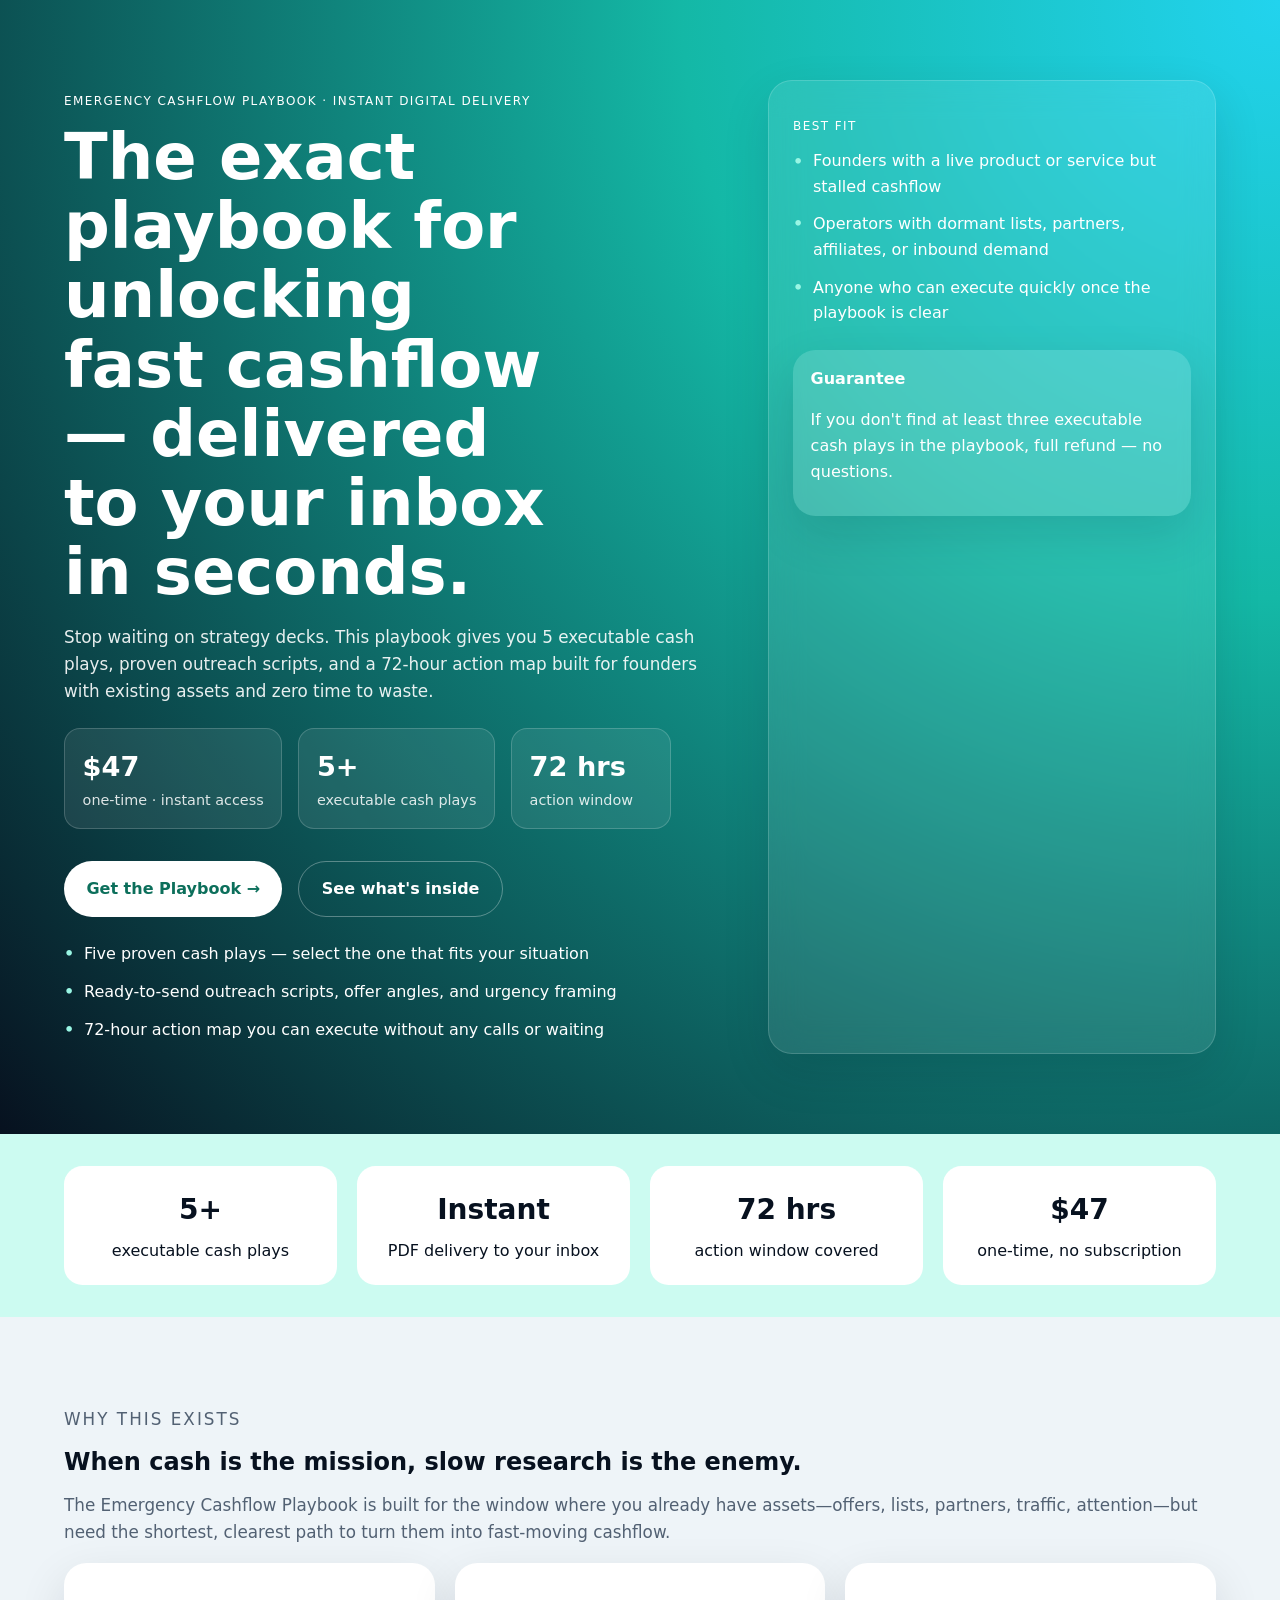
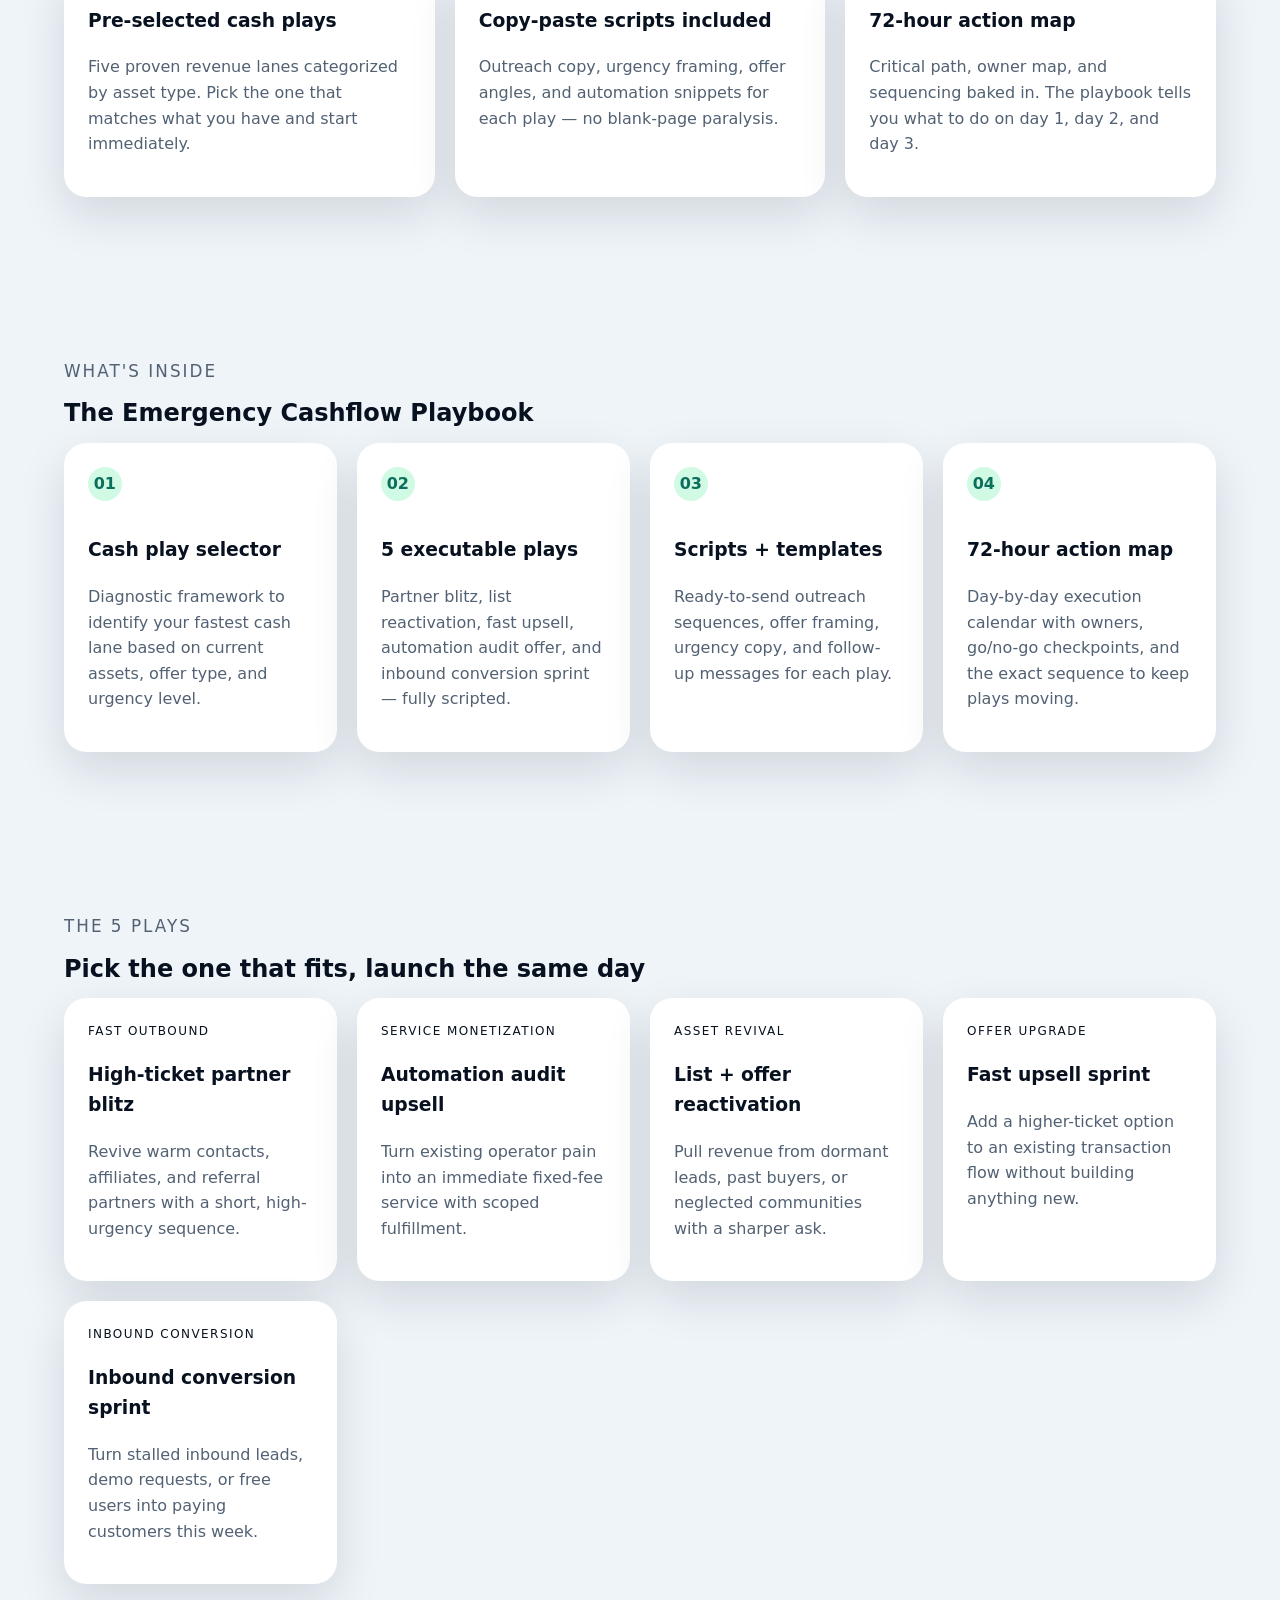
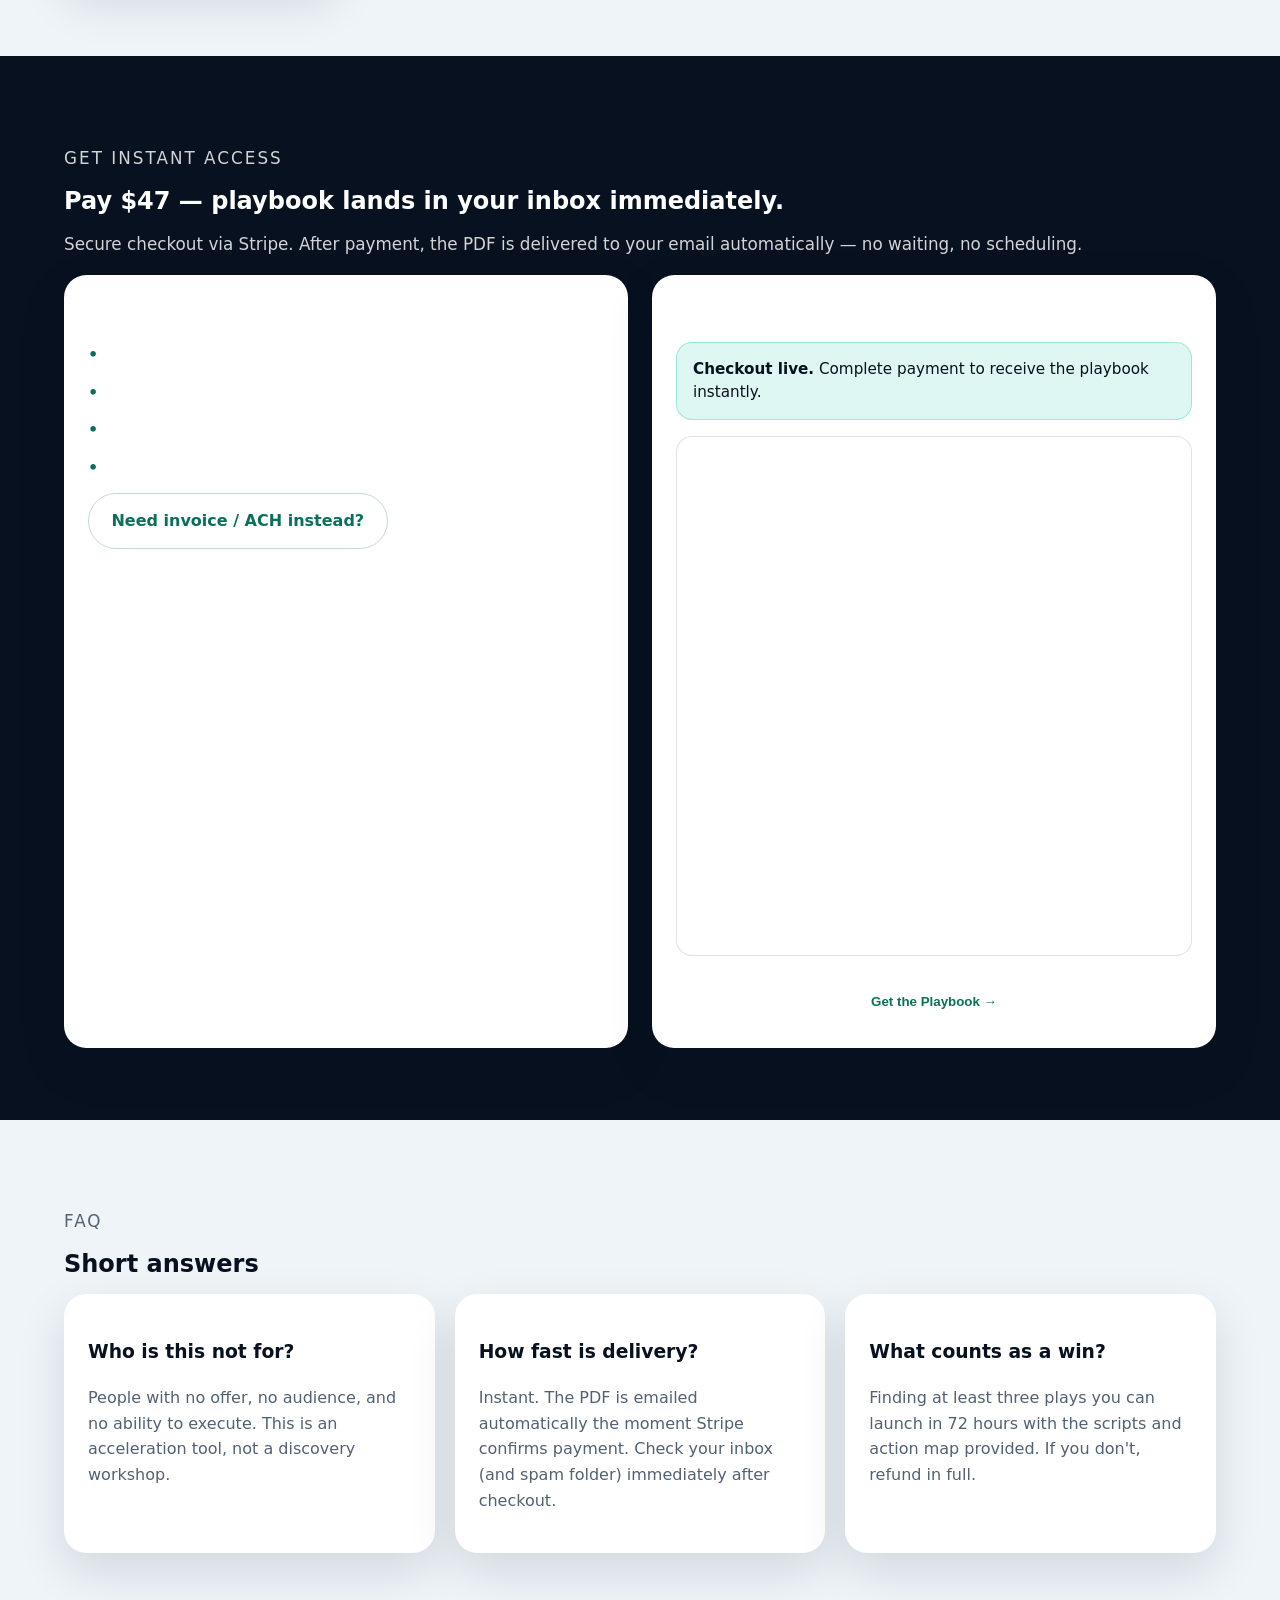
<file: index.html>
<!DOCTYPE html>
<html lang="en">
<head>
  <meta charset="UTF-8" />
  <meta name="viewport" content="width=device-width, initial-scale=1.0" />
  <title>Emergency Cashflow Playbook — $47 Instant Digital Delivery</title>
  <meta
    name="description"
    content="The exact playbook founders use to unlock fast cashflow. 5 executable cash plays, proven scripts, and a 72-hour action map — delivered to your inbox instantly."
  />
  <meta property="og:title" content="Emergency Cashflow Playbook — $47 Instant Digital Delivery" />
  <meta property="og:description" content="5 executable cash plays, proven scripts, and a 72-hour action map — delivered to your inbox instantly." />
  <meta property="og:type" content="website" />
  <meta name="twitter:card" content="summary" />
  <meta name="twitter:title" content="Emergency Cashflow Playbook — $47" />
  <meta name="twitter:description" content="5 executable cash plays, proven scripts, and a 72-hour action map — delivered instantly." />
  <link rel="stylesheet" href="styles.css" />
</head>
<body
  data-checkout-url="https://buy.stripe.com/14AbJ180Nff4dMQ94f3ZK08"
  data-invoice-url="./hold-slot/"
>
  <header class="hero">
    <div class="hero__copy">
      <p class="badge">Emergency Cashflow Playbook · Instant Digital Delivery</p>
      <h1>The exact playbook for unlocking fast cashflow — delivered to your inbox in seconds.</h1>
      <p class="lead">
        Stop waiting on strategy decks. This playbook gives you 5 executable cash plays, proven outreach scripts,
        and a 72-hour action map built for founders with existing assets and zero time to waste.
      </p>
      <div class="price-strip">
        <div>
          <span class="price">$47</span>
          <span class="price-note">one-time · instant access</span>
        </div>
        <div>
          <span class="price">5+</span>
          <span class="price-note">executable cash plays</span>
        </div>
        <div>
          <span class="price">72 hrs</span>
          <span class="price-note">action window</span>
        </div>
      </div>
      <div class="cta-group">
        <a class="btn btn-primary" href="#checkout">Get the Playbook →</a>
        <a class="btn btn-secondary" href="#deliverables">See what's inside</a>
      </div>
      <ul class="hero-points">
        <li>Five proven cash plays — select the one that fits your situation</li>
        <li>Ready-to-send outreach scripts, offer angles, and urgency framing</li>
        <li>72-hour action map you can execute without any calls or waiting</li>
      </ul>
    </div>
    <aside class="hero__panel">
      <p class="panel-label">Best fit</p>
      <ul class="panel-list">
        <li>Founders with a live product or service but stalled cashflow</li>
        <li>Operators with dormant lists, partners, affiliates, or inbound demand</li>
        <li>Anyone who can execute quickly once the playbook is clear</li>
      </ul>
      <div class="signal-card">
        <strong>Guarantee</strong>
        <p>If you don't find at least three executable cash plays in the playbook, full refund — no questions.</p>
      </div>
    </aside>
  </header>

  <section class="stats">
    <article>
      <strong>5+</strong>
      <span>executable cash plays</span>
    </article>
    <article>
      <strong>Instant</strong>
      <span>PDF delivery to your inbox</span>
    </article>
    <article>
      <strong>72 hrs</strong>
      <span>action window covered</span>
    </article>
    <article>
      <strong>$47</strong>
      <span>one-time, no subscription</span>
    </article>
  </section>

  <section class="proof" id="proof">
    <div class="section-heading">
      <p class="eyebrow">Why this exists</p>
      <h2>When cash is the mission, slow research is the enemy.</h2>
      <p>
        The Emergency Cashflow Playbook is built for the window where you already have assets—offers, lists,
        partners, traffic, attention—but need the shortest, clearest path to turn them into fast-moving cashflow.
      </p>
    </div>
    <div class="proof-grid">
      <article class="card">
        <h3>Pre-selected cash plays</h3>
        <p>Five proven revenue lanes categorized by asset type. Pick the one that matches what you have and start immediately.</p>
      </article>
      <article class="card">
        <h3>Copy-paste scripts included</h3>
        <p>Outreach copy, urgency framing, offer angles, and automation snippets for each play — no blank-page paralysis.</p>
      </article>
      <article class="card">
        <h3>72-hour action map</h3>
        <p>Critical path, owner map, and sequencing baked in. The playbook tells you what to do on day 1, day 2, and day 3.</p>
      </article>
    </div>
  </section>

  <section class="deliverables" id="deliverables">
    <div class="section-heading">
      <p class="eyebrow">What's inside</p>
      <h2>The Emergency Cashflow Playbook</h2>
    </div>
    <div class="deliverables-grid">
      <article class="step-card">
        <span>01</span>
        <h3>Cash play selector</h3>
        <p>Diagnostic framework to identify your fastest cash lane based on current assets, offer type, and urgency level.</p>
      </article>
      <article class="step-card">
        <span>02</span>
        <h3>5 executable plays</h3>
        <p>Partner blitz, list reactivation, fast upsell, automation audit offer, and inbound conversion sprint — fully scripted.</p>
      </article>
      <article class="step-card">
        <span>03</span>
        <h3>Scripts + templates</h3>
        <p>Ready-to-send outreach sequences, offer framing, urgency copy, and follow-up messages for each play.</p>
      </article>
      <article class="step-card">
        <span>04</span>
        <h3>72-hour action map</h3>
        <p>Day-by-day execution calendar with owners, go/no-go checkpoints, and the exact sequence to keep plays moving.</p>
      </article>
    </div>
  </section>

  <section class="plays" id="plays">
    <div class="section-heading">
      <p class="eyebrow">The 5 plays</p>
      <h2>Pick the one that fits, launch the same day</h2>
    </div>
    <div class="bundle-grid">
      <article class="bundle-card">
        <div class="bundle-topline">Fast outbound</div>
        <h3>High-ticket partner blitz</h3>
        <p>Revive warm contacts, affiliates, and referral partners with a short, high-urgency sequence.</p>
      </article>
      <article class="bundle-card">
        <div class="bundle-topline">Service monetization</div>
        <h3>Automation audit upsell</h3>
        <p>Turn existing operator pain into an immediate fixed-fee service with scoped fulfillment.</p>
      </article>
      <article class="bundle-card">
        <div class="bundle-topline">Asset revival</div>
        <h3>List + offer reactivation</h3>
        <p>Pull revenue from dormant leads, past buyers, or neglected communities with a sharper ask.</p>
      </article>
      <article class="bundle-card">
        <div class="bundle-topline">Offer upgrade</div>
        <h3>Fast upsell sprint</h3>
        <p>Add a higher-ticket option to an existing transaction flow without building anything new.</p>
      </article>
      <article class="bundle-card">
        <div class="bundle-topline">Inbound conversion</div>
        <h3>Inbound conversion sprint</h3>
        <p>Turn stalled inbound leads, demo requests, or free users into paying customers this week.</p>
      </article>
    </div>
  </section>

  <section class="checkout" id="checkout">
    <div class="section-heading section-heading--light">
      <p class="eyebrow">Get instant access</p>
      <h2>Pay $47 — playbook lands in your inbox immediately.</h2>
      <p>
        Secure checkout via Stripe. After payment, the PDF is delivered to your email automatically — no waiting, no scheduling.
      </p>
    </div>
    <div class="checkout-grid">
      <div class="checkout-panel">
        <p class="panel-label">What you get immediately</p>
        <ul class="feature-list feature-list--dark">
          <li>Emergency Cashflow Playbook PDF (instant delivery)</li>
          <li>5 fully scripted cash plays with outreach templates</li>
          <li>72-hour action map and execution calendar</li>
          <li>Refund if you don't find three executable plays</li>
        </ul>
        <div class="action-stack">
          <a class="btn btn-outline" id="invoice-link" href="./hold-slot/">Need invoice / ACH instead?</a>
        </div>
      </div>
      <div class="checkout-panel checkout-panel--embed">
        <p class="panel-label">Stripe checkout · $47 one-time</p>
        <div class="checkout-status" id="checkout-status" role="status" aria-live="polite"></div>
        <iframe
          id="session-checkout"
          title="Emergency Cashflow Playbook Stripe checkout"
          loading="lazy"
          referrerpolicy="no-referrer"
          allow="payment *; clipboard-write"
          sandbox="allow-scripts allow-forms allow-same-origin allow-popups"
        ></iframe>
        <button class="btn btn-primary btn-block" data-checkout-launch type="button">Get the Playbook →</button>
      </div>
    </div>
  </section>

  <section class="faq" id="faq">
    <div class="section-heading">
      <p class="eyebrow">FAQ</p>
      <h2>Short answers</h2>
    </div>
    <div class="faq-grid">
      <article class="card">
        <h3>Who is this not for?</h3>
        <p>People with no offer, no audience, and no ability to execute. This is an acceleration tool, not a discovery workshop.</p>
      </article>
      <article class="card">
        <h3>How fast is delivery?</h3>
        <p>Instant. The PDF is emailed automatically the moment Stripe confirms payment. Check your inbox (and spam folder) immediately after checkout.</p>
      </article>
      <article class="card">
        <h3>What counts as a win?</h3>
        <p>Finding at least three plays you can launch in 72 hours with the scripts and action map provided. If you don't, refund in full.</p>
      </article>
    </div>
  </section>

  <script>
    const body = document.body;
    const checkoutUrl = body.dataset.checkoutUrl;
    const invoiceUrl = body.dataset.invoiceUrl;

    const checkoutFrame = document.getElementById('session-checkout');
    const checkoutLaunch = document.querySelector('[data-checkout-launch]');
    const checkoutStatus = document.getElementById('checkout-status');
    const invoiceLinks = [document.getElementById('invoice-link')];
    const hasLiveCheckout = Boolean(checkoutUrl) && !checkoutUrl.includes('PLACEHOLDER');

    if (checkoutFrame) {
      if (hasLiveCheckout) {
        checkoutFrame.src = checkoutUrl;
      } else {
        checkoutFrame.hidden = true;
      }
    }

    if (checkoutStatus) {
      checkoutStatus.className = hasLiveCheckout ? 'checkout-status checkout-status--live' : 'checkout-status checkout-status--fallback';
      checkoutStatus.innerHTML = hasLiveCheckout
        ? '<strong>Checkout live.</strong> Complete payment to receive the playbook instantly.'
        : '<strong>Checkout launching soon.</strong> Use the hold-slot form for manual invoice handling in the meantime.';
    }

    if (checkoutLaunch) {
      if (hasLiveCheckout) {
        checkoutLaunch.addEventListener('click', () => window.open(checkoutUrl, '_blank', 'noopener'));
      } else {
        checkoutLaunch.textContent = 'Use hold-slot fallback';
        checkoutLaunch.addEventListener('click', () => window.open(invoiceUrl, '_blank', 'noopener'));
      }
    }

    invoiceLinks.forEach((link) => {
      if (!link) return;
      link.href = invoiceUrl;
      link.target = '_blank';
      link.rel = 'noopener';
    });
  </script>
</body>
</html>
</file>
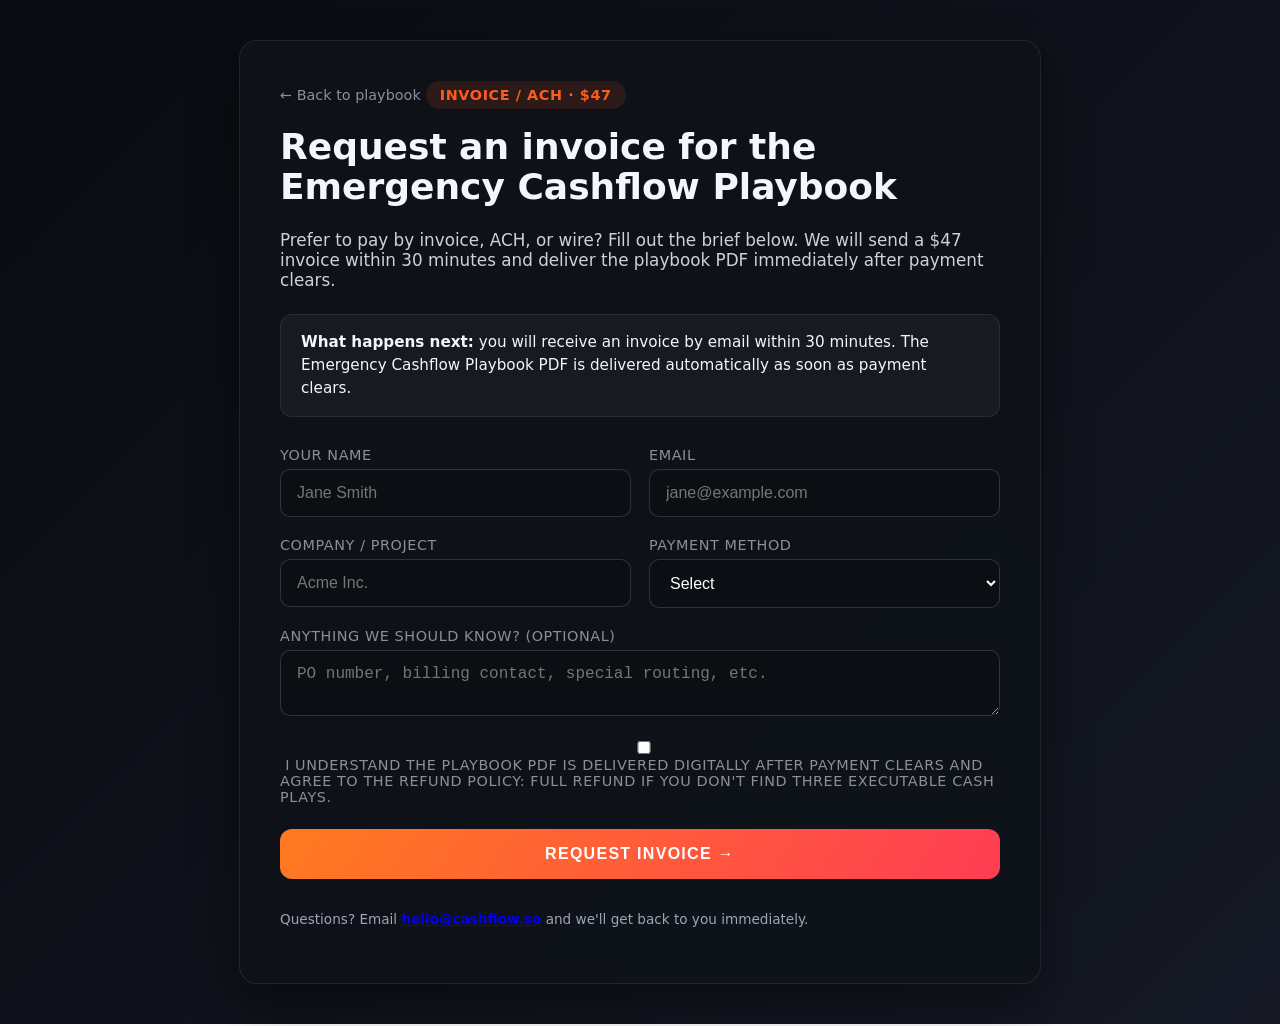
<file: hold-slot/index.html>
<!DOCTYPE html>
<html lang="en">
<head>
  <meta charset="UTF-8" />
  <meta name="viewport" content="width=device-width, initial-scale=1.0" />
  <title>Emergency Cashflow Playbook – Invoice / ACH Request</title>
  <style>
    :root {
      color-scheme: light dark;
      font-family: "Inter", "Segoe UI", system-ui, -apple-system, BlinkMacSystemFont, sans-serif;
      --accent: #ff5b1f;
      --bg: #0f1115;
      --panel: #1a1d23;
      --muted: #8b8f9c;
    }
    body {
      margin: 0;
      background: linear-gradient(135deg, #090b10, #151925);
      color: #f3f5ff;
      min-height: 100vh;
      display: flex;
      align-items: center;
      justify-content: center;
      padding: 40px 16px;
    }
    .shell {
      width: min(720px, 100%);
      background: rgba(15, 18, 25, 0.9);
      border: 1px solid rgba(255, 255, 255, 0.08);
      border-radius: 18px;
      box-shadow: 0 20px 50px rgba(0, 0, 0, 0.45);
      padding: 40px;
      backdrop-filter: blur(12px);
    }
    h1 {
      margin-top: 0;
      font-size: clamp(28px, 4vw, 36px);
      line-height: 1.1;
    }
    p.lede {
      font-size: 1.05rem;
      color: #cdd1de;
      margin-bottom: 24px;
    }
    .badge {
      display: inline-flex;
      align-items: center;
      gap: 8px;
      padding: 6px 14px;
      border-radius: 999px;
      background: rgba(255, 91, 31, 0.12);
      color: var(--accent);
      font-weight: 600;
      font-size: 0.9rem;
      letter-spacing: 0.04em;
      text-transform: uppercase;
    }
    form {
      margin-top: 28px;
      display: grid;
      gap: 18px;
    }
    label {
      font-size: 0.9rem;
      color: var(--muted);
      text-transform: uppercase;
      letter-spacing: 0.04em;
      margin-bottom: 6px;
      display: inline-block;
    }
    input, select, textarea {
      width: 100%;
      padding: 14px 16px;
      border-radius: 10px;
      border: 1px solid rgba(255, 255, 255, 0.15);
      background: rgba(12, 15, 20, 0.8);
      color: #fefefe;
      font-size: 1rem;
      transition: border 0.2s, box-shadow 0.2s;
      box-sizing: border-box;
    }
    input:focus, select:focus, textarea:focus {
      outline: none;
      border-color: var(--accent);
      box-shadow: 0 0 0 3px rgba(255, 91, 31, 0.2);
    }
    .row {
      display: grid;
      gap: 18px;
    }
    @media (min-width: 600px) {
      .row.two {
        grid-template-columns: repeat(2, minmax(0, 1fr));
      }
    }
    button {
      padding: 16px 28px;
      background: linear-gradient(120deg, #ff7a1f, #ff3d54);
      border: none;
      border-radius: 12px;
      color: #fff;
      font-weight: 700;
      font-size: 1rem;
      text-transform: uppercase;
      letter-spacing: 0.08em;
      cursor: pointer;
      transition: transform 0.2s, box-shadow 0.2s;
    }
    button:hover {
      transform: translateY(-1px);
      box-shadow: 0 10px 25px rgba(255, 63, 84, 0.35);
    }
    .footnote {
      font-size: 0.85rem;
      color: #9fa5b9;
      line-height: 1.5;
      margin-top: 12px;
    }
    .notice {
      padding: 16px 20px;
      border-radius: 12px;
      background: rgba(255, 255, 255, 0.04);
      border: 1px solid rgba(255, 255, 255, 0.08);
      font-size: 0.95rem;
      line-height: 1.5;
    }
    .back-link {
      display: inline-block;
      margin-bottom: 24px;
      color: var(--muted);
      font-size: 0.9rem;
      text-decoration: none;
    }
    .back-link:hover { color: #f3f5ff; }
  </style>
</head>
<body>
  <main class="shell">
    <a class="back-link" href="../">&larr; Back to playbook</a>
    <div class="badge">Invoice / ACH · $47</div>
    <h1>Request an invoice for the Emergency Cashflow Playbook</h1>
    <p class="lede">
      Prefer to pay by invoice, ACH, or wire? Fill out the brief below. We will send a $47 invoice within 30 minutes and deliver the playbook PDF immediately after payment clears.
    </p>

    <div class="notice">
      <strong>What happens next:</strong> you will receive an invoice by email within 30 minutes. The Emergency Cashflow Playbook PDF is delivered automatically as soon as payment clears.
    </div>

    <form name="emergency-session-prebooking" method="POST" data-netlify="true" netlify-honeypot="bot-field">
      <input type="hidden" name="form-name" value="emergency-session-prebooking" />
      <p hidden>
        <label>Don't fill this out if you're human: <input name="bot-field" /></label>
      </p>

      <div class="row two">
        <div>
          <label for="founder">Your name</label>
          <input id="founder" name="founder" type="text" placeholder="Jane Smith" required />
        </div>
        <div>
          <label for="email">Email</label>
          <input id="email" name="email" type="email" placeholder="jane@example.com" required />
        </div>
      </div>

      <div class="row two">
        <div>
          <label for="company">Company / Project</label>
          <input id="company" name="company" type="text" placeholder="Acme Inc." />
        </div>
        <div>
          <label for="payment-method">Payment method</label>
          <select id="payment-method" name="payment_method" required>
            <option value="">Select</option>
            <option value="ach">ACH transfer</option>
            <option value="wire">Wire transfer</option>
            <option value="stripe-invoice">Stripe invoice (card)</option>
            <option value="other">Other</option>
          </select>
        </div>
      </div>

      <div>
        <label for="notes">Anything we should know? (optional)</label>
        <textarea id="notes" name="notes" placeholder="PO number, billing contact, special routing, etc."></textarea>
      </div>

      <div>
        <label>
          <input type="checkbox" name="terms" value="yes" required />
          &nbsp;I understand the playbook PDF is delivered digitally after payment clears and agree to the refund policy: full refund if you don't find three executable cash plays.
        </label>
      </div>

      <button type="submit">Request Invoice →</button>
      <p class="footnote">
        Questions? Email <strong><a href="mailto:hello@cashflow.so">hello@cashflow.so</a></strong> and we'll get back to you immediately.
      </p>
    </form>
  </main>
</body>
</html>
</file>
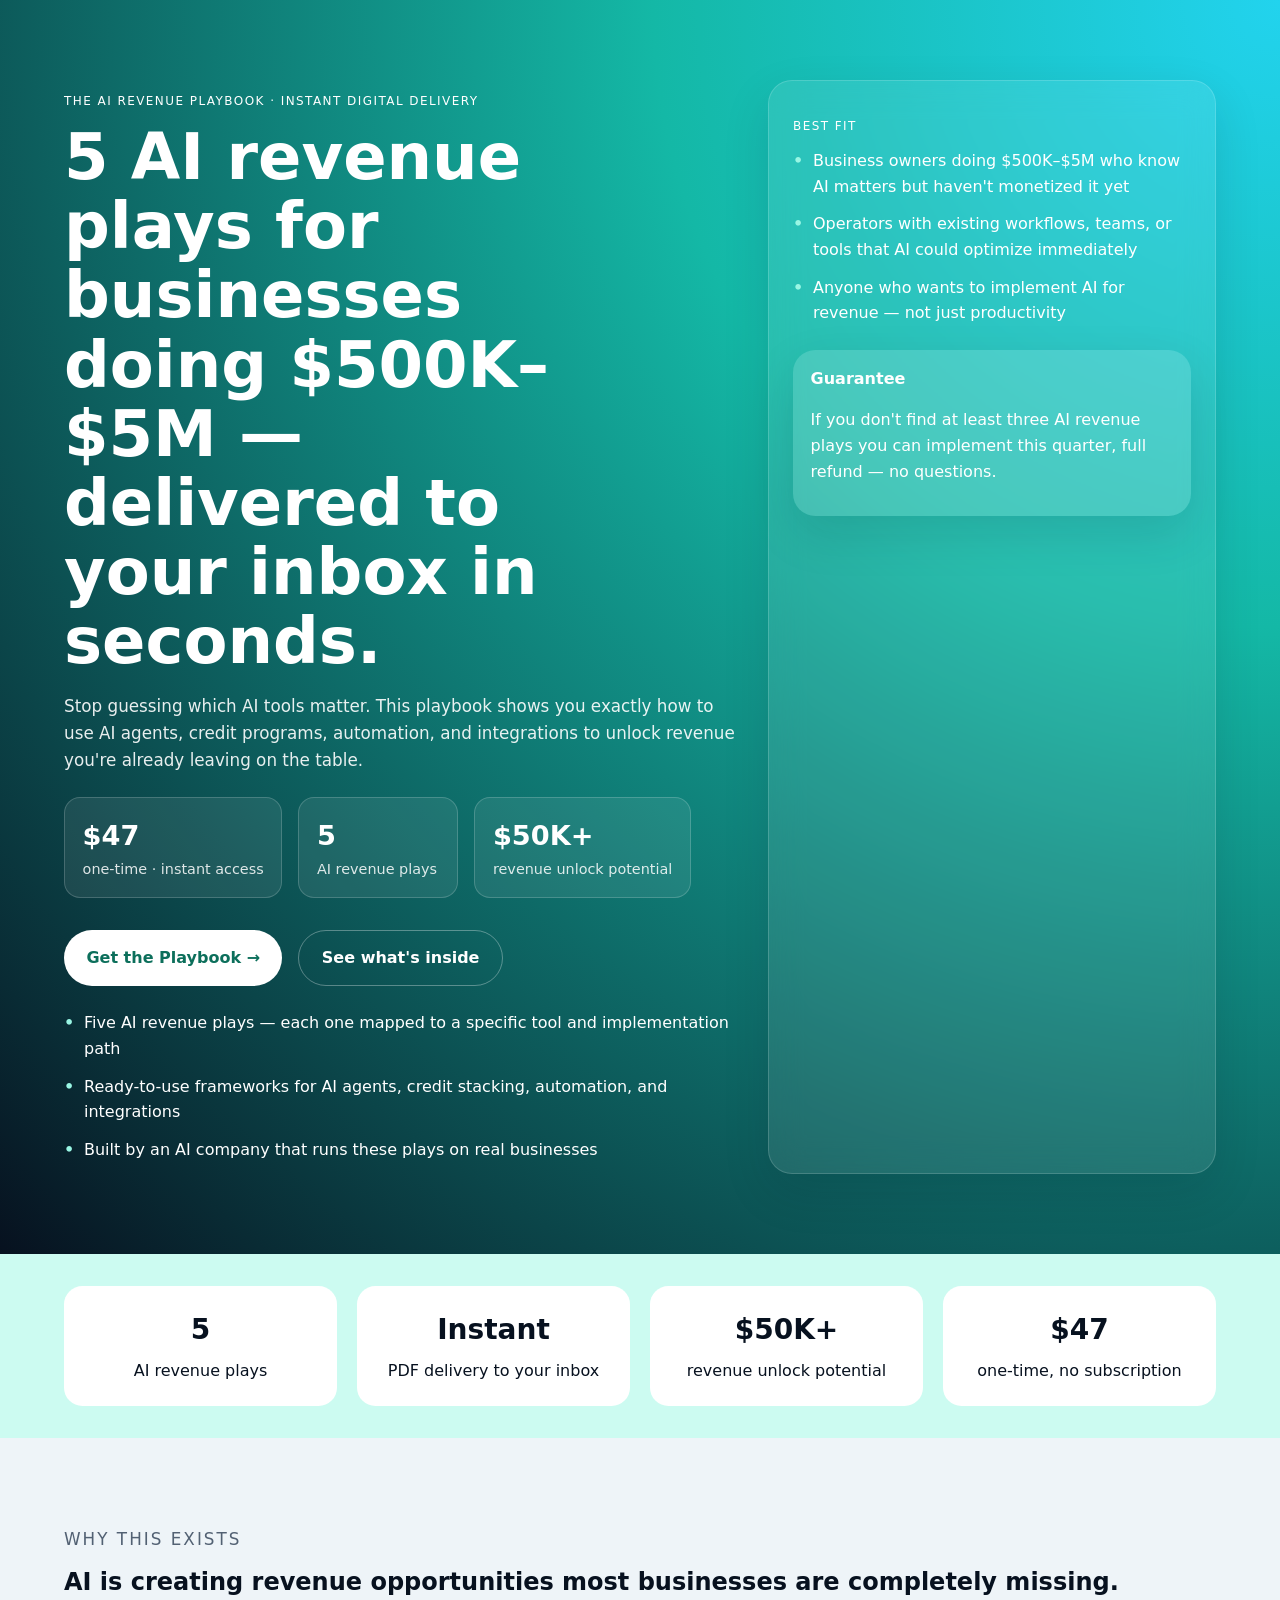
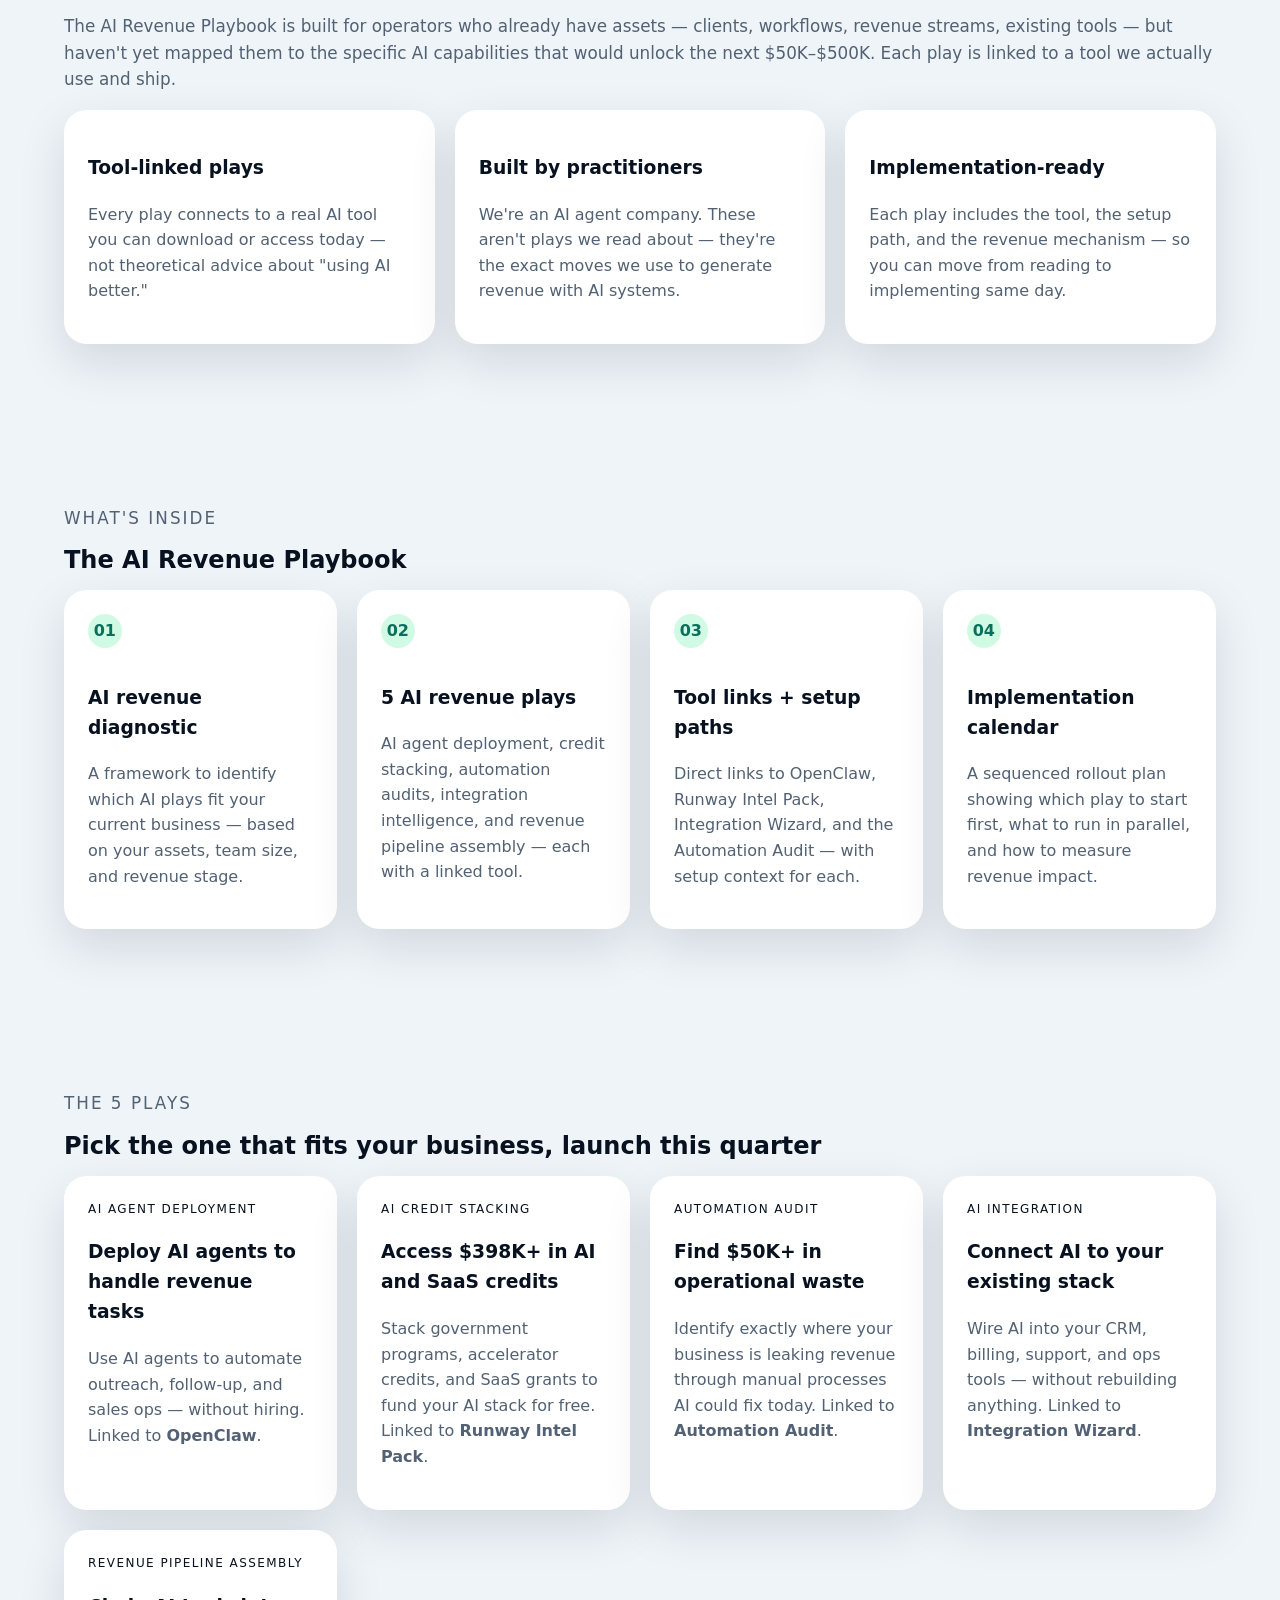
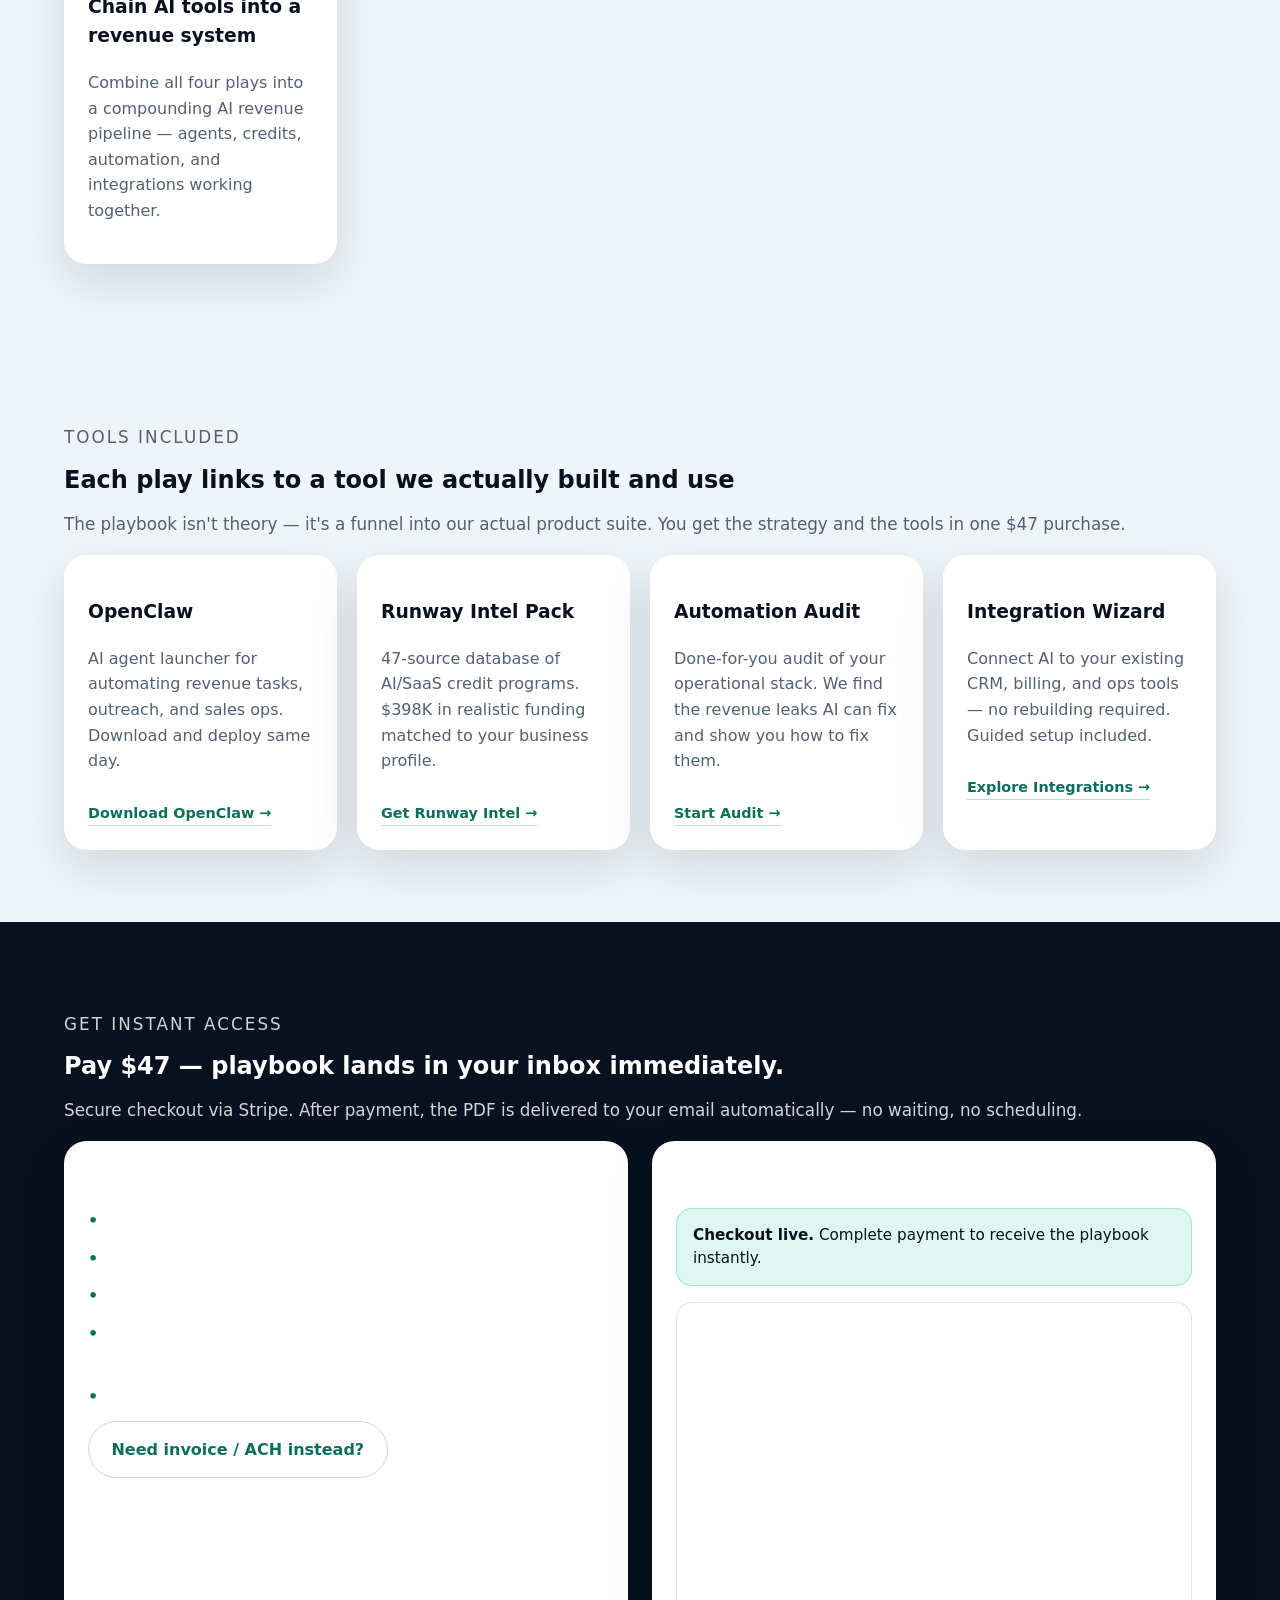
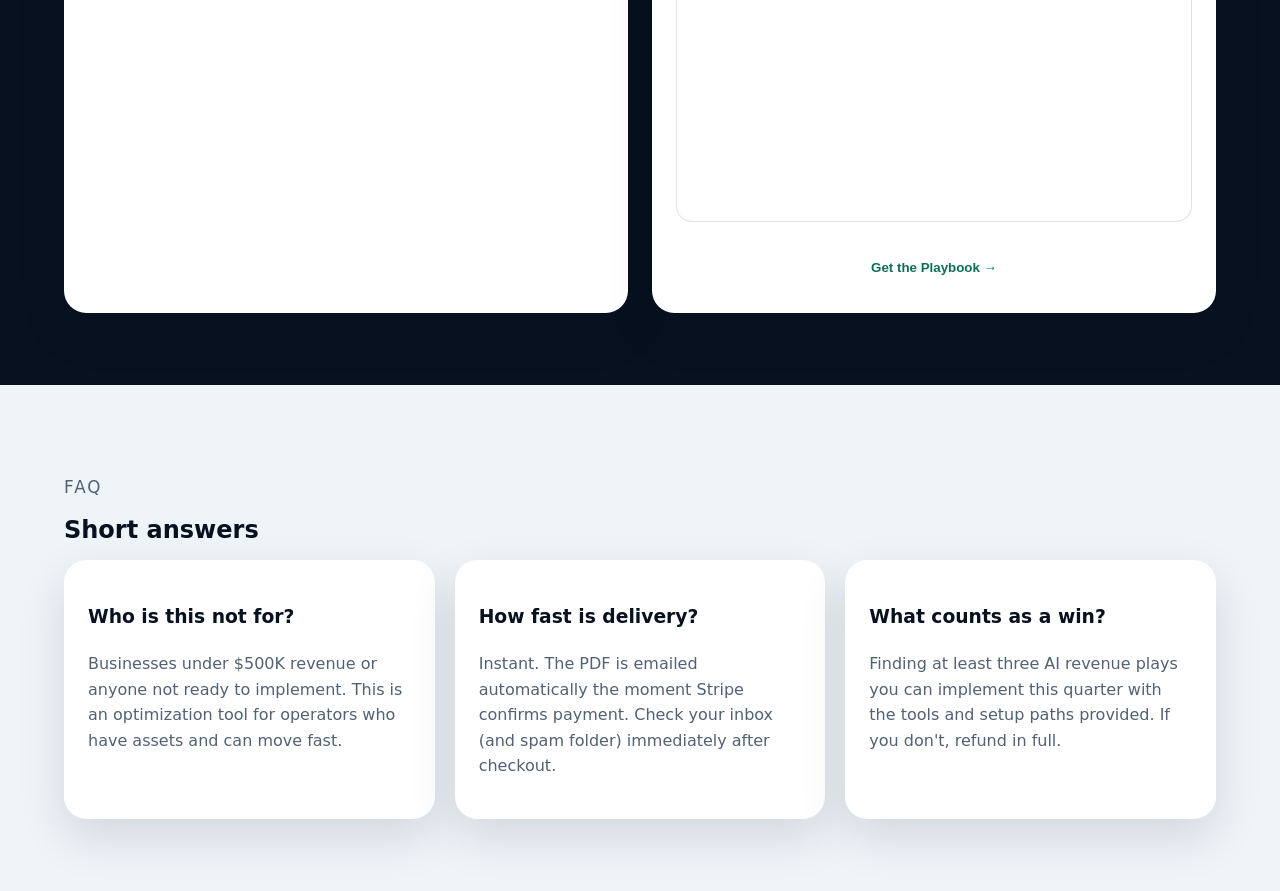
<file: src/index.html>
<!DOCTYPE html>
<html lang="en">
<head>
  <meta charset="UTF-8" />
  <meta name="viewport" content="width=device-width, initial-scale=1.0" />
  <title>The AI Revenue Playbook — $47 Instant Digital Delivery</title>
  <meta
    name="description"
    content="5 AI revenue plays for businesses doing $500K–$5M. Learn exactly how to use AI agents, credit programs, automation, and integrations to unlock $50K+ in revenue — delivered instantly."
  />
  <meta property="og:title" content="The AI Revenue Playbook — $47 Instant Digital Delivery" />
  <meta property="og:description" content="5 AI revenue plays for businesses doing $500K–$5M. Unlock $50K+ in revenue with AI agents, credit stacking, automation audits, and smart integrations." />
  <meta property="og:type" content="website" />
  <meta name="twitter:card" content="summary" />
  <meta name="twitter:title" content="The AI Revenue Playbook — $47" />
  <meta name="twitter:description" content="5 AI revenue plays for $500K–$5M businesses. Unlock $50K+ from assets you already have — delivered instantly." />
  <link rel="stylesheet" href="styles.css" />
</head>
<body
  data-checkout-url="https://buy.stripe.com/14AbJ180Nff4dMQ94f3ZK08"
  data-invoice-url="./hold-slot/"
>
  <header class="hero">
    <div class="hero__copy">
      <p class="badge">The AI Revenue Playbook · Instant Digital Delivery</p>
      <h1>5 AI revenue plays for businesses doing $500K–$5M — delivered to your inbox in seconds.</h1>
      <p class="lead">
        Stop guessing which AI tools matter. This playbook shows you exactly how to use AI agents, credit programs,
        automation, and integrations to unlock revenue you're already leaving on the table.
      </p>
      <div class="price-strip">
        <div>
          <span class="price">$47</span>
          <span class="price-note">one-time · instant access</span>
        </div>
        <div>
          <span class="price">5</span>
          <span class="price-note">AI revenue plays</span>
        </div>
        <div>
          <span class="price">$50K+</span>
          <span class="price-note">revenue unlock potential</span>
        </div>
      </div>
      <div class="cta-group">
        <a class="btn btn-primary" href="#checkout">Get the Playbook →</a>
        <a class="btn btn-secondary" href="#deliverables">See what's inside</a>
      </div>
      <ul class="hero-points">
        <li>Five AI revenue plays — each one mapped to a specific tool and implementation path</li>
        <li>Ready-to-use frameworks for AI agents, credit stacking, automation, and integrations</li>
        <li>Built by an AI company that runs these plays on real businesses</li>
      </ul>
    </div>
    <aside class="hero__panel">
      <p class="panel-label">Best fit</p>
      <ul class="panel-list">
        <li>Business owners doing $500K–$5M who know AI matters but haven't monetized it yet</li>
        <li>Operators with existing workflows, teams, or tools that AI could optimize immediately</li>
        <li>Anyone who wants to implement AI for revenue — not just productivity</li>
      </ul>
      <div class="signal-card">
        <strong>Guarantee</strong>
        <p>If you don't find at least three AI revenue plays you can implement this quarter, full refund — no questions.</p>
      </div>
    </aside>
  </header>

  <section class="stats">
    <article>
      <strong>5</strong>
      <span>AI revenue plays</span>
    </article>
    <article>
      <strong>Instant</strong>
      <span>PDF delivery to your inbox</span>
    </article>
    <article>
      <strong>$50K+</strong>
      <span>revenue unlock potential</span>
    </article>
    <article>
      <strong>$47</strong>
      <span>one-time, no subscription</span>
    </article>
  </section>

  <section class="proof" id="proof">
    <div class="section-heading">
      <p class="eyebrow">Why this exists</p>
      <h2>AI is creating revenue opportunities most businesses are completely missing.</h2>
      <p>
        The AI Revenue Playbook is built for operators who already have assets — clients, workflows, revenue streams,
        existing tools — but haven't yet mapped them to the specific AI capabilities that would unlock the next
        $50K–$500K. Each play is linked to a tool we actually use and ship.
      </p>
    </div>
    <div class="proof-grid">
      <article class="card">
        <h3>Tool-linked plays</h3>
        <p>Every play connects to a real AI tool you can download or access today — not theoretical advice about "using AI better."</p>
      </article>
      <article class="card">
        <h3>Built by practitioners</h3>
        <p>We're an AI agent company. These aren't plays we read about — they're the exact moves we use to generate revenue with AI systems.</p>
      </article>
      <article class="card">
        <h3>Implementation-ready</h3>
        <p>Each play includes the tool, the setup path, and the revenue mechanism — so you can move from reading to implementing same day.</p>
      </article>
    </div>
  </section>

  <section class="deliverables" id="deliverables">
    <div class="section-heading">
      <p class="eyebrow">What's inside</p>
      <h2>The AI Revenue Playbook</h2>
    </div>
    <div class="deliverables-grid">
      <article class="step-card">
        <span>01</span>
        <h3>AI revenue diagnostic</h3>
        <p>A framework to identify which AI plays fit your current business — based on your assets, team size, and revenue stage.</p>
      </article>
      <article class="step-card">
        <span>02</span>
        <h3>5 AI revenue plays</h3>
        <p>AI agent deployment, credit stacking, automation audits, integration intelligence, and revenue pipeline assembly — each with a linked tool.</p>
      </article>
      <article class="step-card">
        <span>03</span>
        <h3>Tool links + setup paths</h3>
        <p>Direct links to OpenClaw, Runway Intel Pack, Integration Wizard, and the Automation Audit — with setup context for each.</p>
      </article>
      <article class="step-card">
        <span>04</span>
        <h3>Implementation calendar</h3>
        <p>A sequenced rollout plan showing which play to start first, what to run in parallel, and how to measure revenue impact.</p>
      </article>
    </div>
  </section>

  <section class="plays" id="plays">
    <div class="section-heading">
      <p class="eyebrow">The 5 plays</p>
      <h2>Pick the one that fits your business, launch this quarter</h2>
    </div>
    <div class="bundle-grid">
      <article class="bundle-card">
        <div class="bundle-topline">AI agent deployment</div>
        <h3>Deploy AI agents to handle revenue tasks</h3>
        <p>Use AI agents to automate outreach, follow-up, and sales ops — without hiring. Linked to <strong>OpenClaw</strong>.</p>
      </article>
      <article class="bundle-card">
        <div class="bundle-topline">AI credit stacking</div>
        <h3>Access $398K+ in AI and SaaS credits</h3>
        <p>Stack government programs, accelerator credits, and SaaS grants to fund your AI stack for free. Linked to <strong>Runway Intel Pack</strong>.</p>
      </article>
      <article class="bundle-card">
        <div class="bundle-topline">Automation audit</div>
        <h3>Find $50K+ in operational waste</h3>
        <p>Identify exactly where your business is leaking revenue through manual processes AI could fix today. Linked to <strong>Automation Audit</strong>.</p>
      </article>
      <article class="bundle-card">
        <div class="bundle-topline">AI integration</div>
        <h3>Connect AI to your existing stack</h3>
        <p>Wire AI into your CRM, billing, support, and ops tools — without rebuilding anything. Linked to <strong>Integration Wizard</strong>.</p>
      </article>
      <article class="bundle-card">
        <div class="bundle-topline">Revenue pipeline assembly</div>
        <h3>Chain AI tools into a revenue system</h3>
        <p>Combine all four plays into a compounding AI revenue pipeline — agents, credits, automation, and integrations working together.</p>
      </article>
    </div>
  </section>

  <section class="tools" id="tools">
    <div class="section-heading">
      <p class="eyebrow">Tools included</p>
      <h2>Each play links to a tool we actually built and use</h2>
      <p>The playbook isn't theory — it's a funnel into our actual product suite. You get the strategy and the tools in one $47 purchase.</p>
    </div>
    <div class="proof-grid">
      <article class="card">
        <h3>OpenClaw</h3>
        <p>AI agent launcher for automating revenue tasks, outreach, and sales ops. Download and deploy same day.</p>
        <a class="tool-link" href="https://openclaw.ai" target="_blank" rel="noopener">Download OpenClaw →</a>
      </article>
      <article class="card">
        <h3>Runway Intel Pack</h3>
        <p>47-source database of AI/SaaS credit programs. $398K in realistic funding matched to your business profile.</p>
        <a class="tool-link" href="https://runwayintel.com" target="_blank" rel="noopener">Get Runway Intel →</a>
      </article>
      <article class="card">
        <h3>Automation Audit</h3>
        <p>Done-for-you audit of your operational stack. We find the revenue leaks AI can fix and show you how to fix them.</p>
        <a class="tool-link" href="https://openclaw.ai/audit" target="_blank" rel="noopener">Start Audit →</a>
      </article>
      <article class="card">
        <h3>Integration Wizard</h3>
        <p>Connect AI to your existing CRM, billing, and ops tools — no rebuilding required. Guided setup included.</p>
        <a class="tool-link" href="https://openclaw.ai/integrations" target="_blank" rel="noopener">Explore Integrations →</a>
      </article>
    </div>
  </section>

  <section class="checkout" id="checkout">
    <div class="section-heading section-heading--light">
      <p class="eyebrow">Get instant access</p>
      <h2>Pay $47 — playbook lands in your inbox immediately.</h2>
      <p>
        Secure checkout via Stripe. After payment, the PDF is delivered to your email automatically — no waiting, no scheduling.
      </p>
    </div>
    <div class="checkout-grid">
      <div class="checkout-panel">
        <p class="panel-label">What you get immediately</p>
        <ul class="feature-list feature-list--dark">
          <li>The AI Revenue Playbook PDF (instant delivery)</li>
          <li>5 AI revenue plays with tool links and setup paths</li>
          <li>Implementation calendar and sequencing guide</li>
          <li>Access to OpenClaw, Runway Intel Pack, Automation Audit, and Integration Wizard</li>
          <li>Refund if you don't find three implementable plays</li>
        </ul>
        <div class="action-stack">
          <a class="btn btn-outline" id="invoice-link" href="./hold-slot/">Need invoice / ACH instead?</a>
        </div>
      </div>
      <div class="checkout-panel checkout-panel--embed">
        <p class="panel-label">Stripe checkout · $47 one-time</p>
        <div class="checkout-status" id="checkout-status" role="status" aria-live="polite"></div>
        <iframe
          id="session-checkout"
          title="The AI Revenue Playbook Stripe checkout"
          loading="lazy"
          referrerpolicy="no-referrer"
          allow="payment *; clipboard-write"
          sandbox="allow-scripts allow-forms allow-same-origin allow-popups"
        ></iframe>
        <button class="btn btn-primary btn-block" data-checkout-launch type="button">Get the Playbook →</button>
      </div>
    </div>
  </section>

  <section class="faq" id="faq">
    <div class="section-heading">
      <p class="eyebrow">FAQ</p>
      <h2>Short answers</h2>
    </div>
    <div class="faq-grid">
      <article class="card">
        <h3>Who is this not for?</h3>
        <p>Businesses under $500K revenue or anyone not ready to implement. This is an optimization tool for operators who have assets and can move fast.</p>
      </article>
      <article class="card">
        <h3>How fast is delivery?</h3>
        <p>Instant. The PDF is emailed automatically the moment Stripe confirms payment. Check your inbox (and spam folder) immediately after checkout.</p>
      </article>
      <article class="card">
        <h3>What counts as a win?</h3>
        <p>Finding at least three AI revenue plays you can implement this quarter with the tools and setup paths provided. If you don't, refund in full.</p>
      </article>
    </div>
  </section>

  <script>
    const body = document.body;
    const checkoutUrl = body.dataset.checkoutUrl;
    const invoiceUrl = body.dataset.invoiceUrl;

    const checkoutFrame = document.getElementById('session-checkout');
    const checkoutLaunch = document.querySelector('[data-checkout-launch]');
    const checkoutStatus = document.getElementById('checkout-status');
    const invoiceLinks = [document.getElementById('invoice-link')];
    const hasLiveCheckout = Boolean(checkoutUrl) && !checkoutUrl.includes('PLACEHOLDER');

    if (checkoutFrame) {
      if (hasLiveCheckout) {
        checkoutFrame.src = checkoutUrl;
      } else {
        checkoutFrame.hidden = true;
      }
    }

    if (checkoutStatus) {
      checkoutStatus.className = hasLiveCheckout ? 'checkout-status checkout-status--live' : 'checkout-status checkout-status--fallback';
      checkoutStatus.innerHTML = hasLiveCheckout
        ? '<strong>Checkout live.</strong> Complete payment to receive the playbook instantly.'
        : '<strong>Checkout launching soon.</strong> Use the hold-slot form for manual invoice handling in the meantime.';
    }

    if (checkoutLaunch) {
      if (hasLiveCheckout) {
        checkoutLaunch.addEventListener('click', () => window.open(checkoutUrl, '_blank', 'noopener'));
      } else {
        checkoutLaunch.textContent = 'Use hold-slot fallback';
        checkoutLaunch.addEventListener('click', () => window.open(invoiceUrl, '_blank', 'noopener'));
      }
    }

    invoiceLinks.forEach((link) => {
      if (!link) return;
      link.href = invoiceUrl;
      link.target = '_blank';
      link.rel = 'noopener';
    });
  </script>
</body>
</html>
</file>
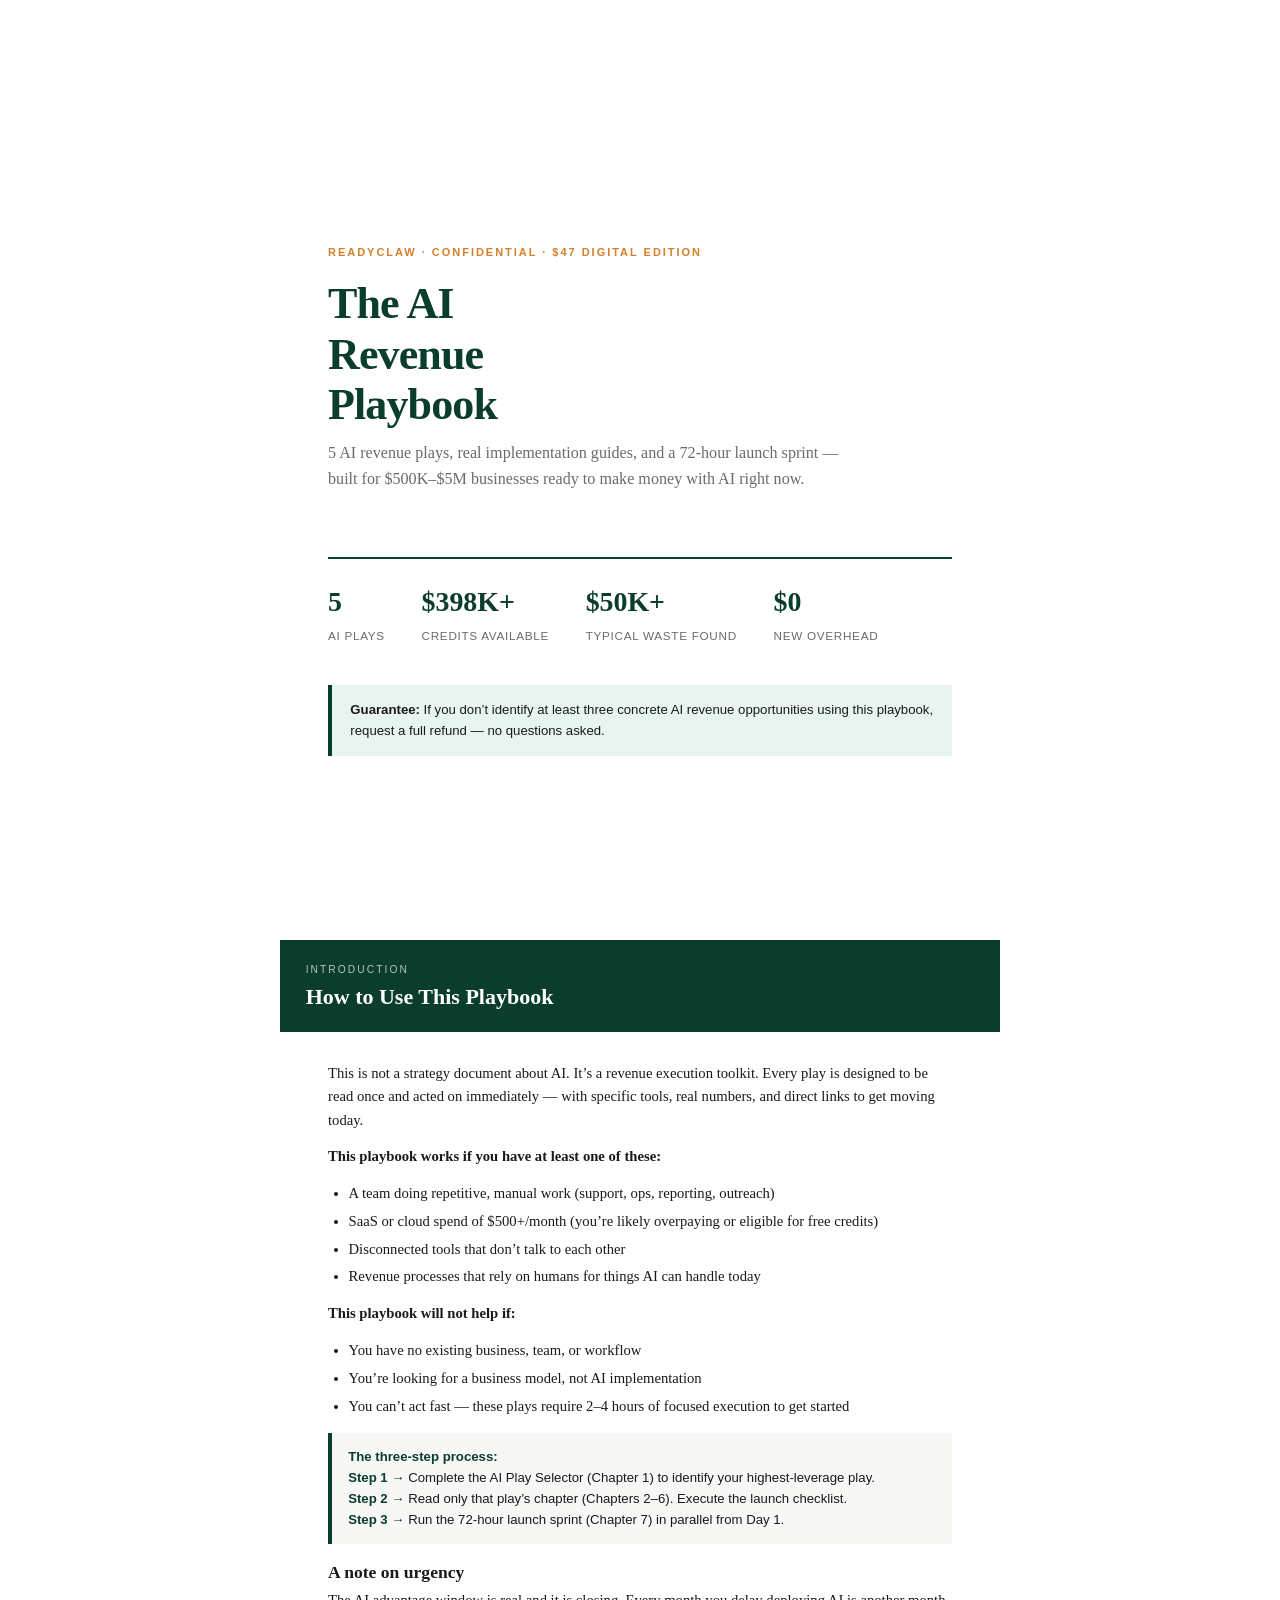
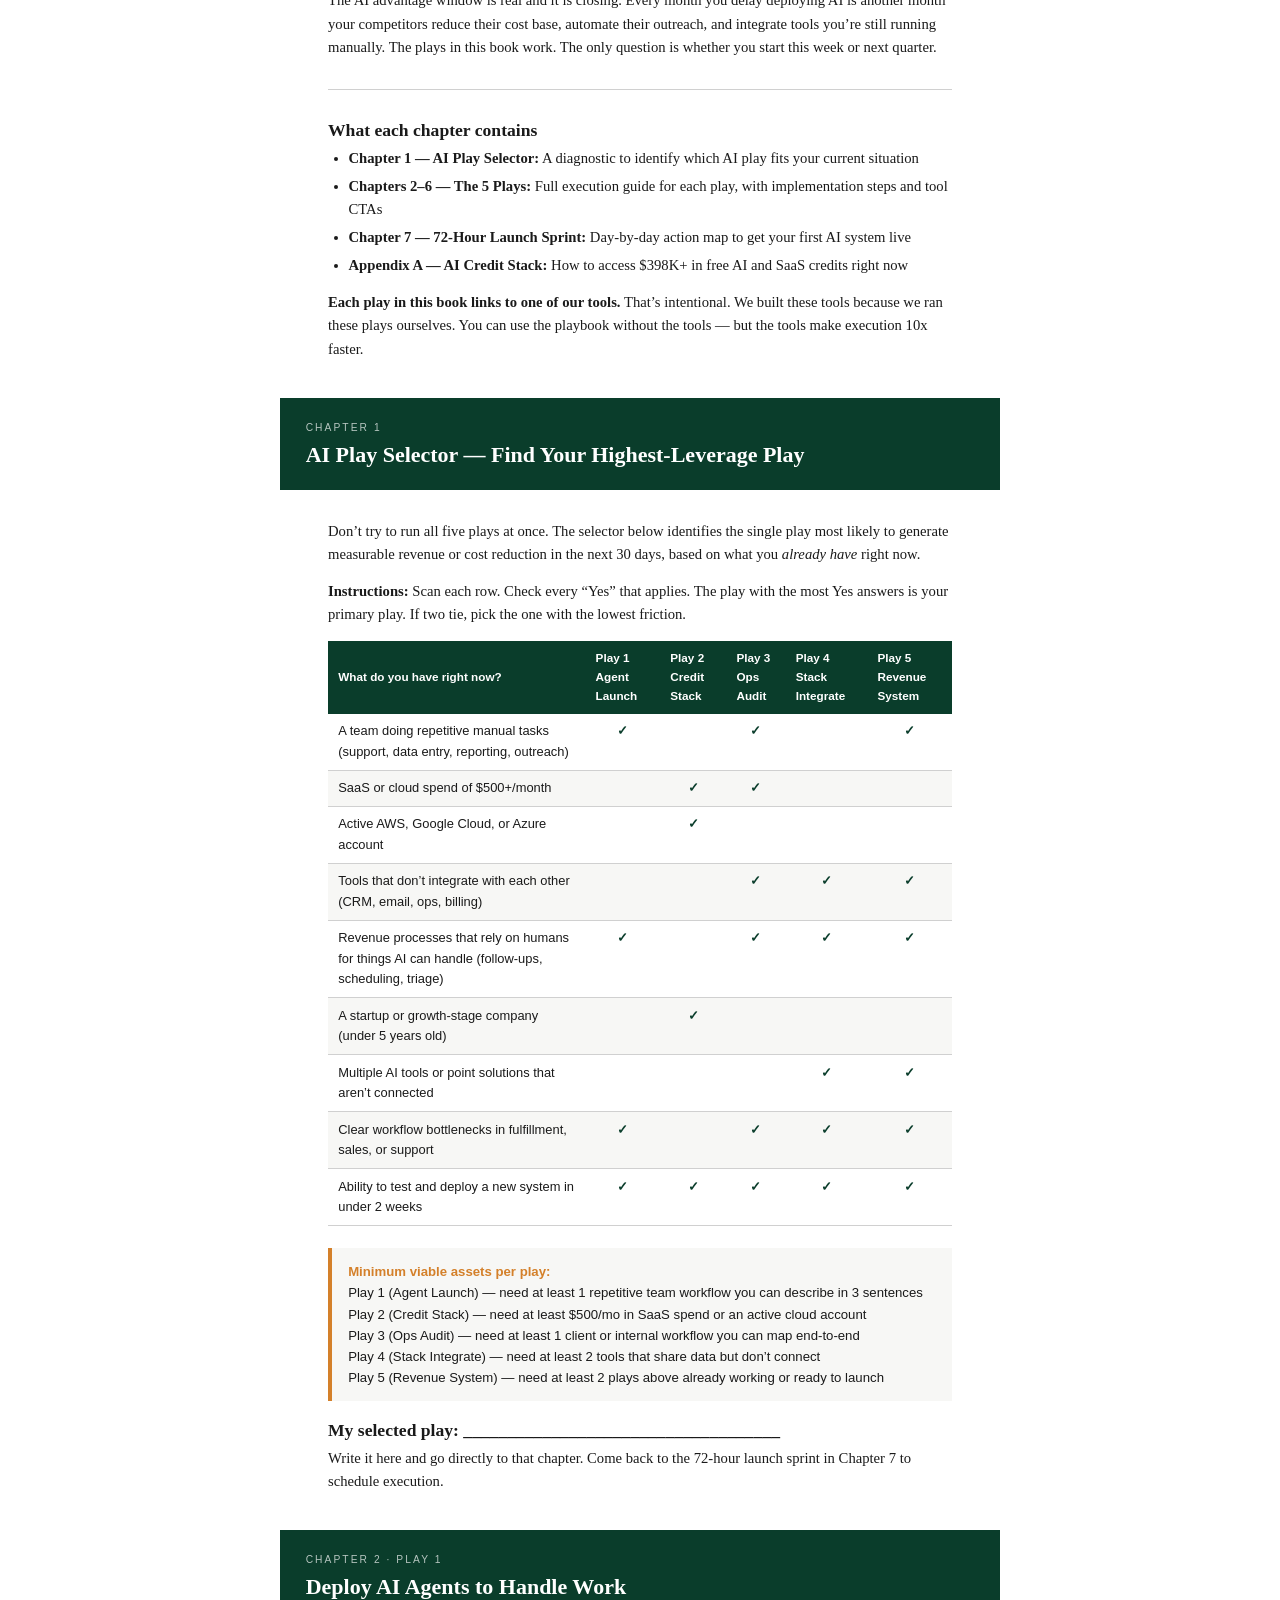
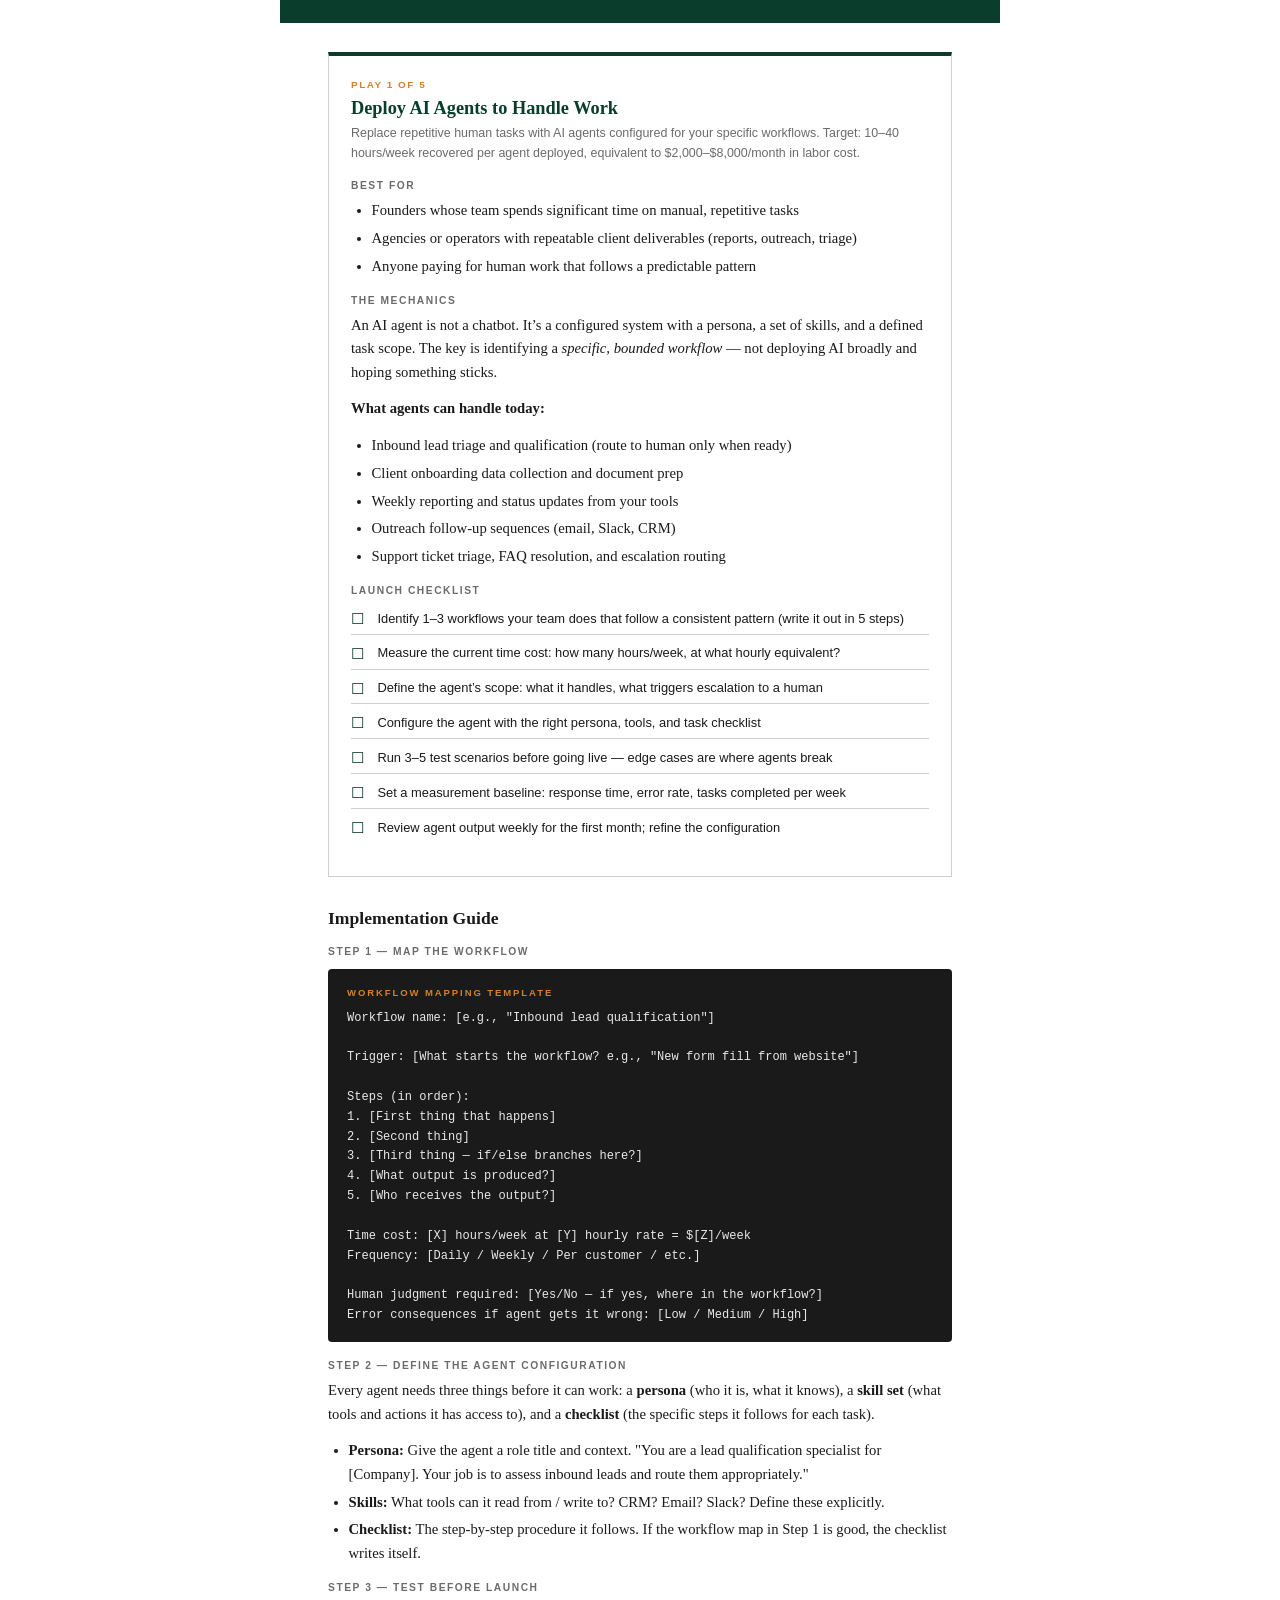
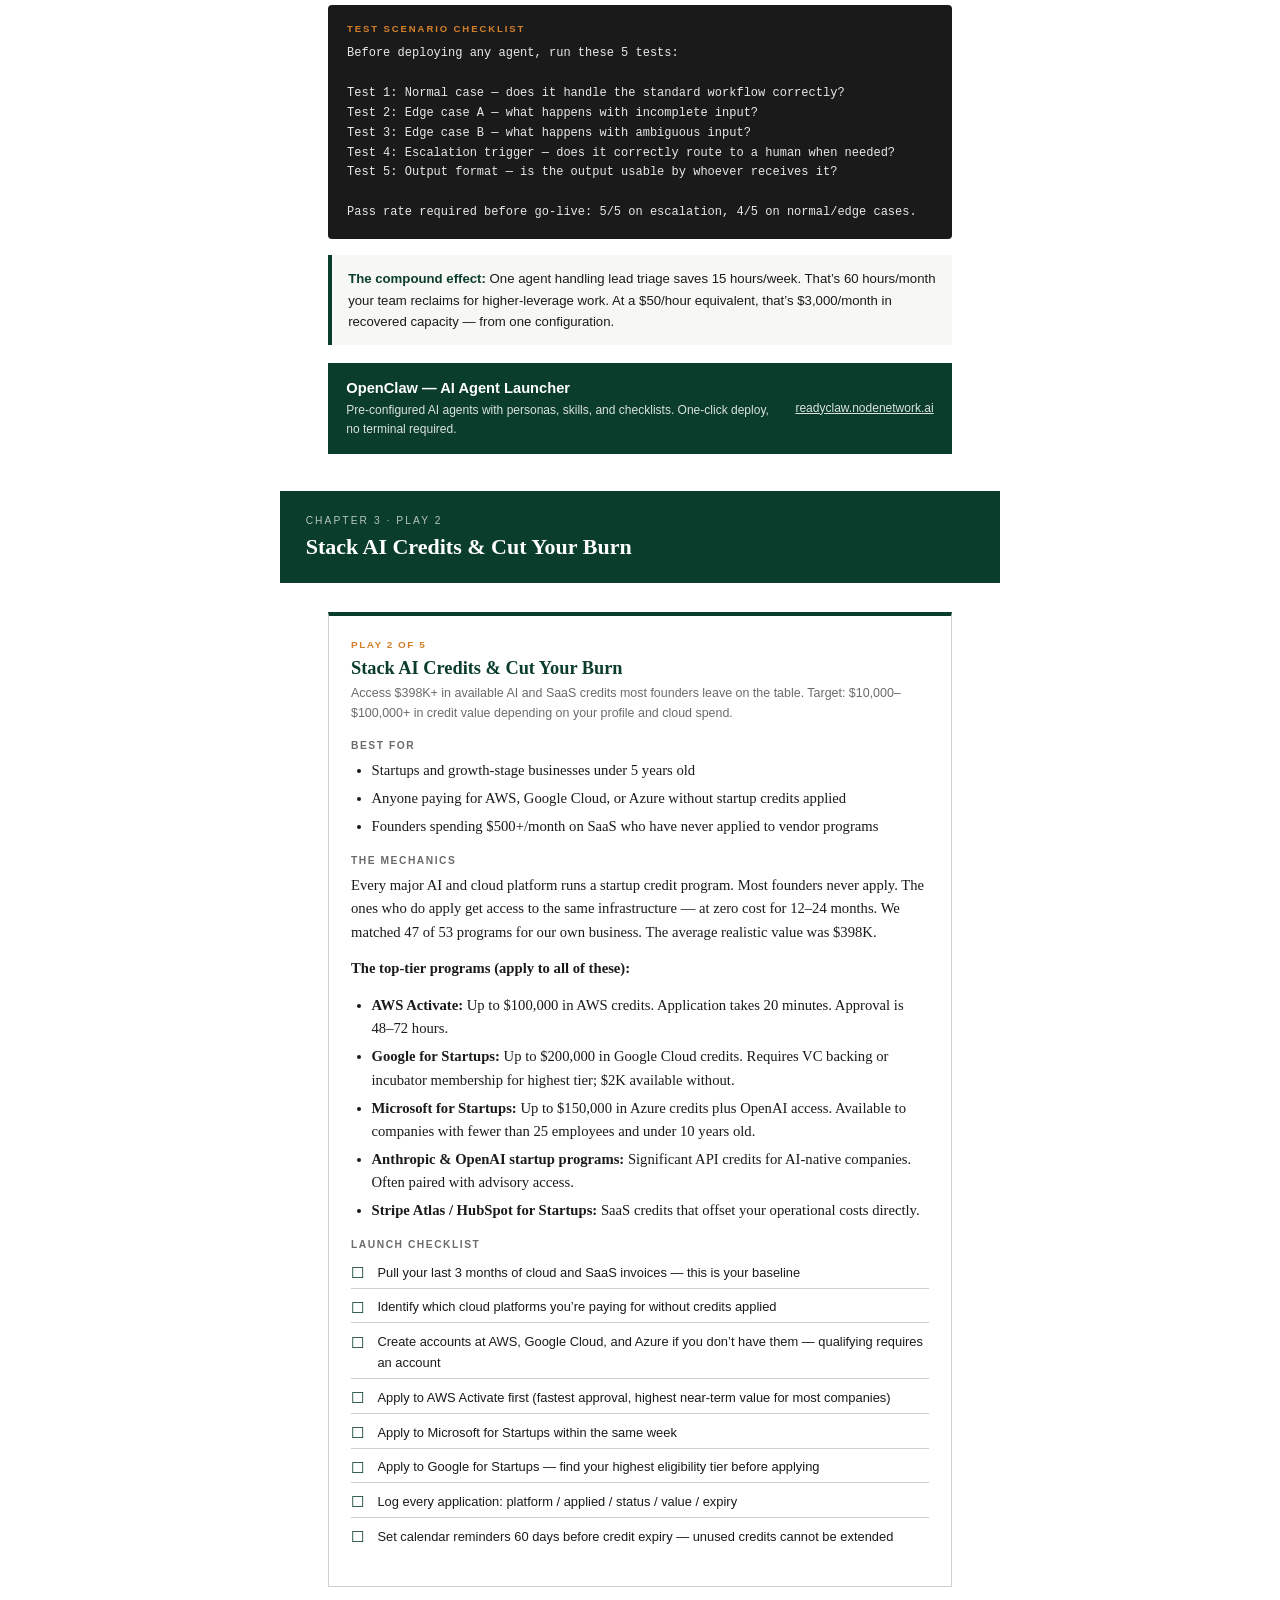
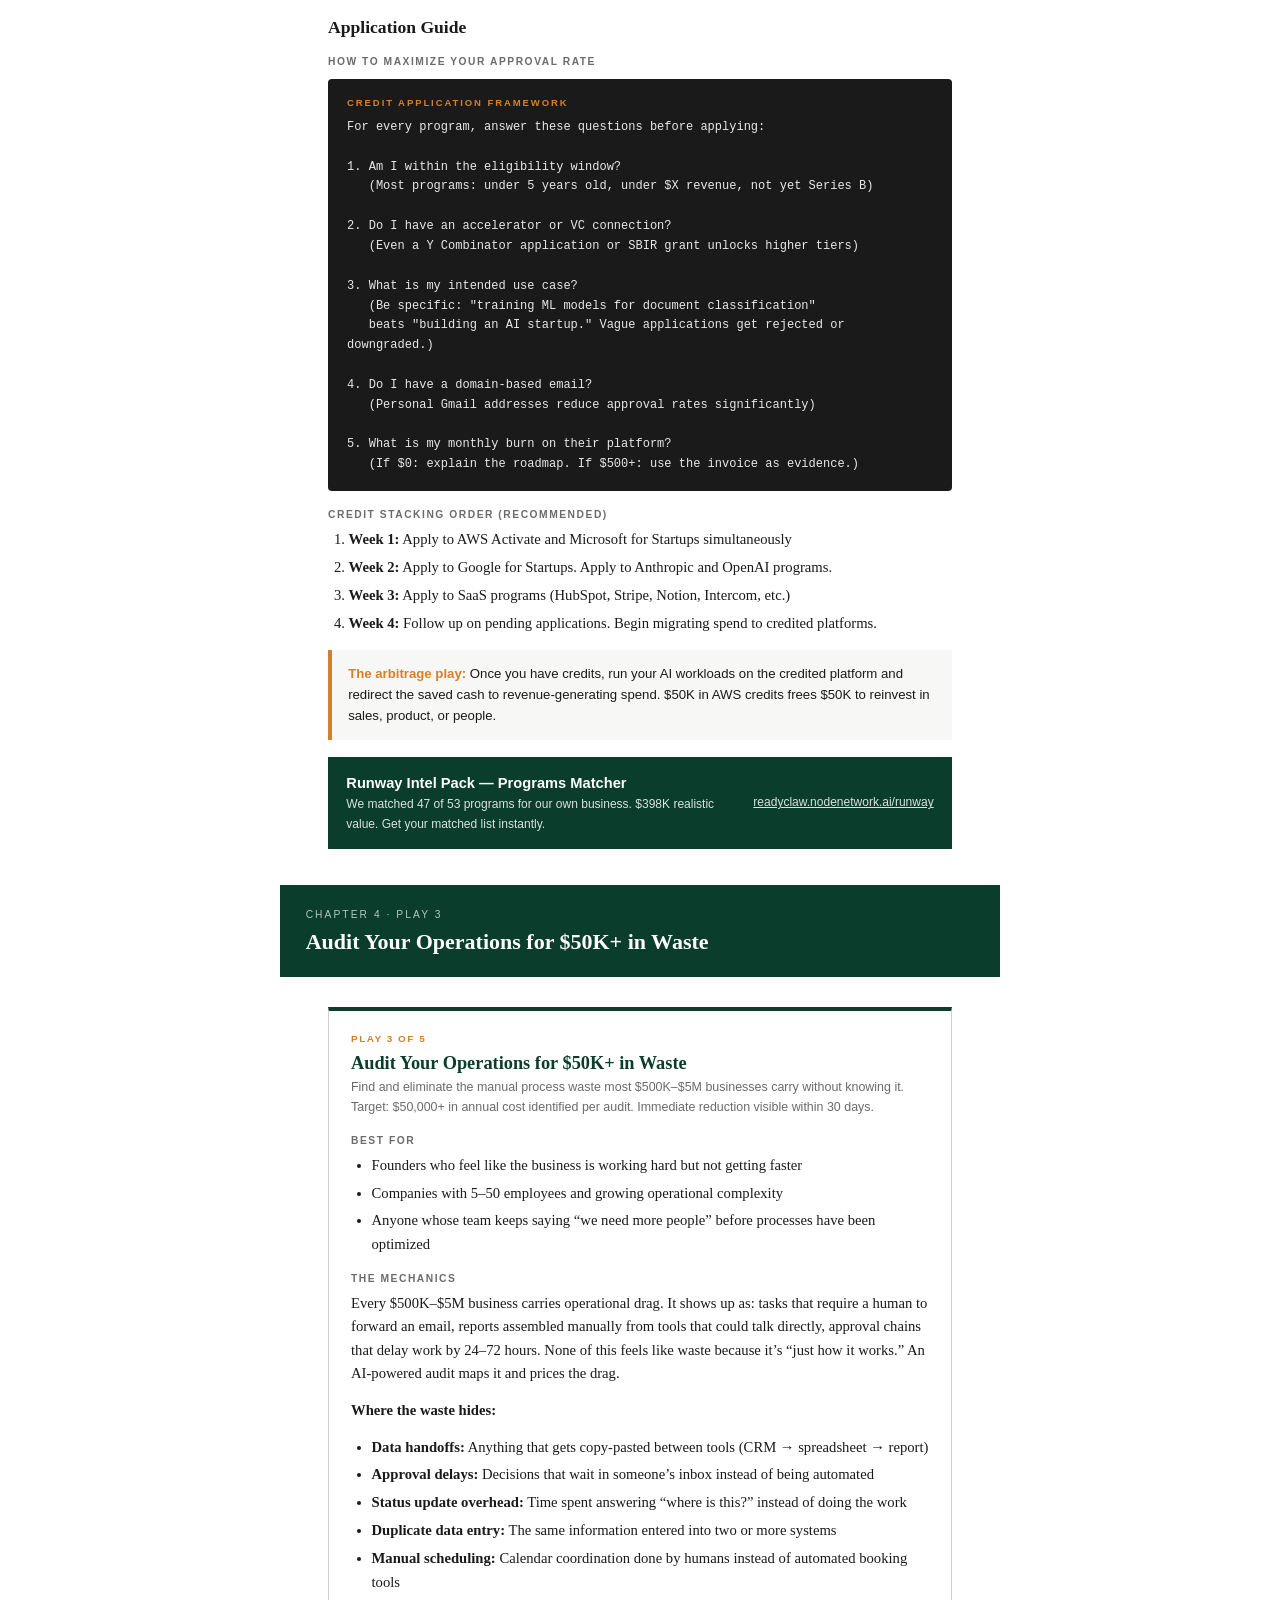
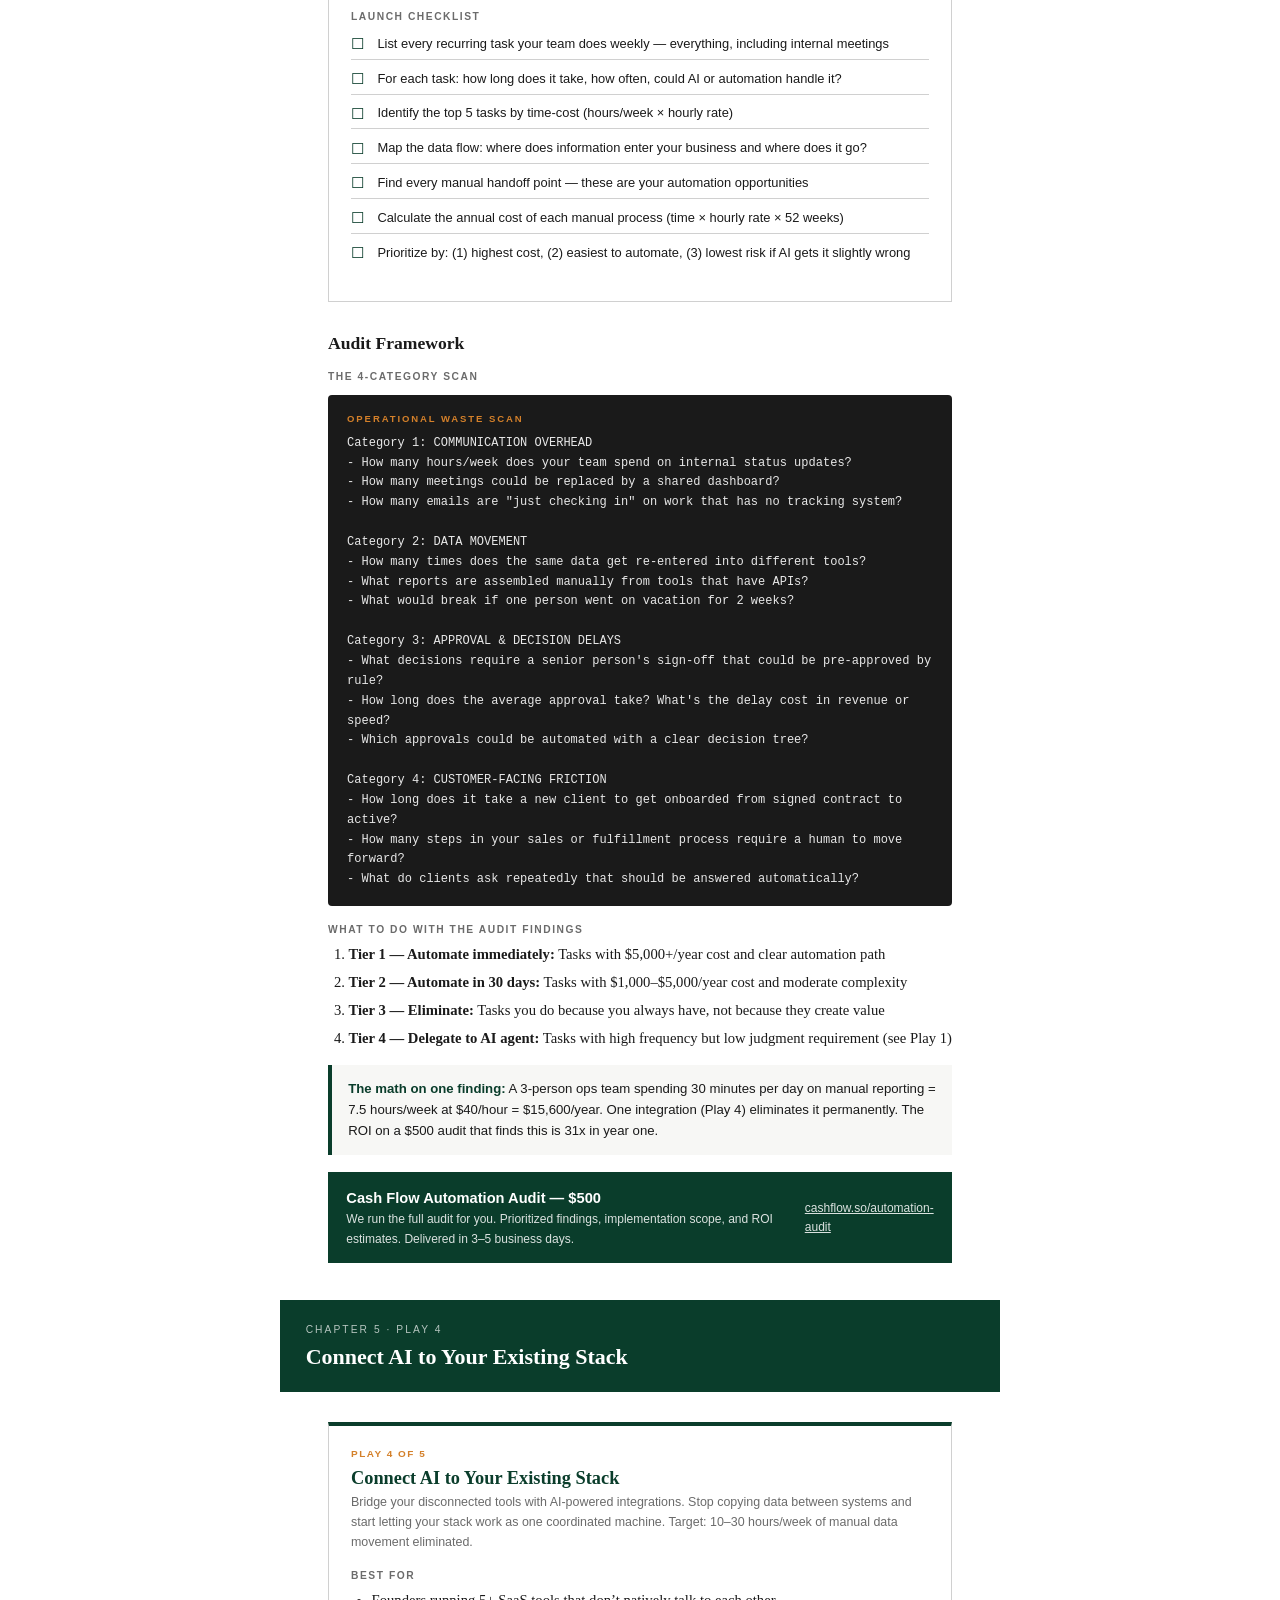
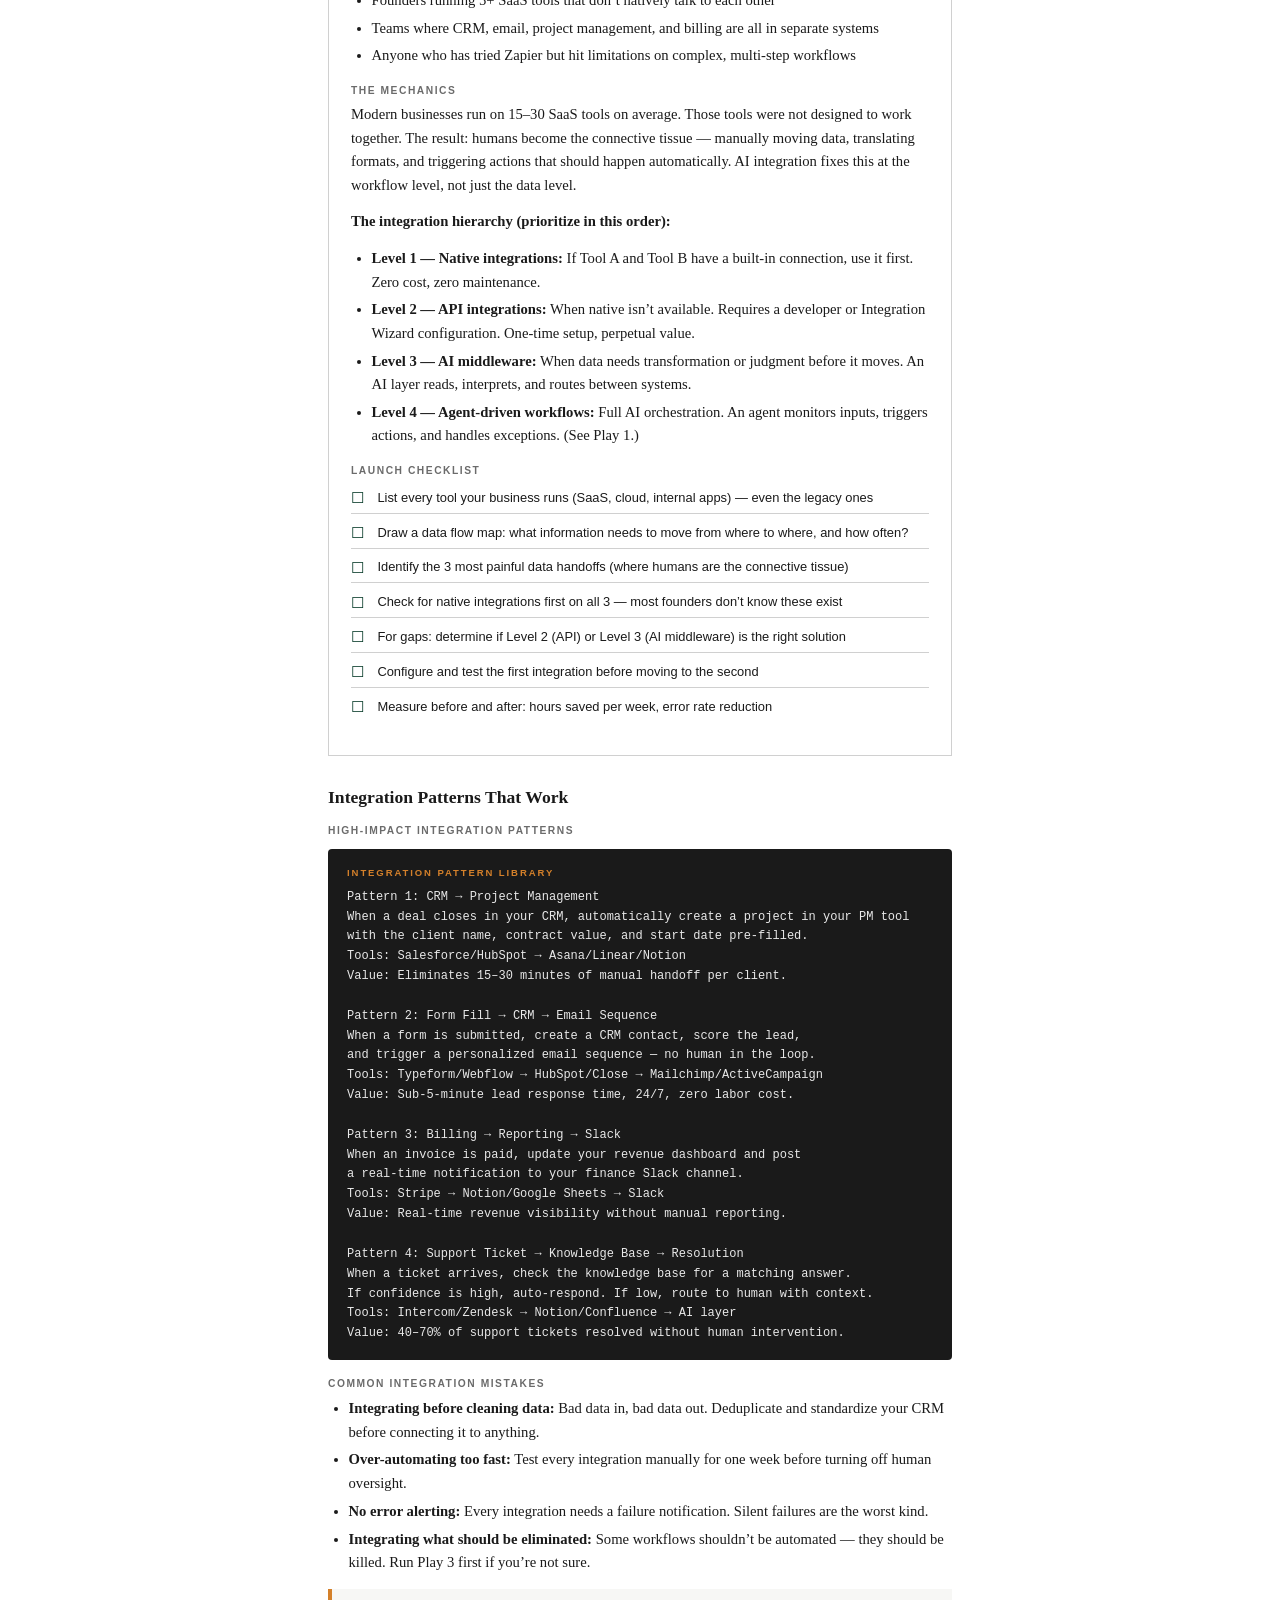
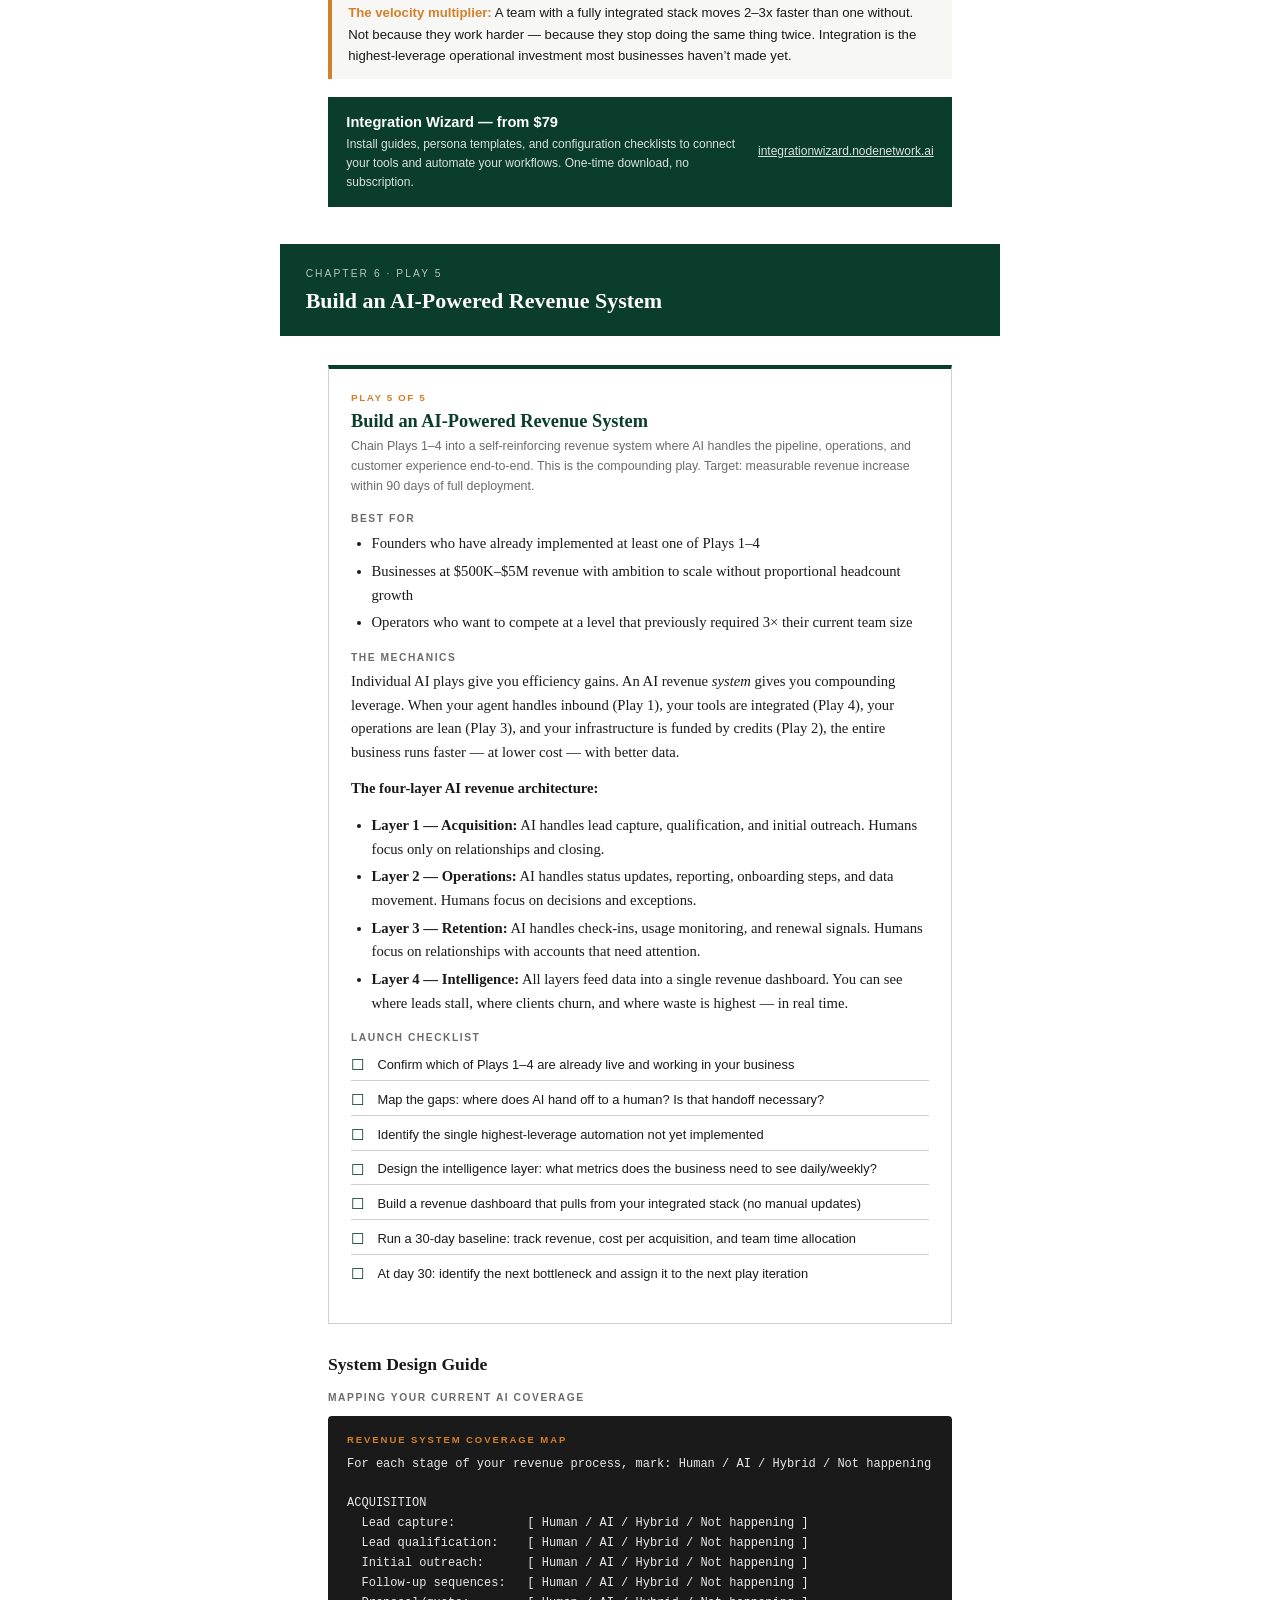
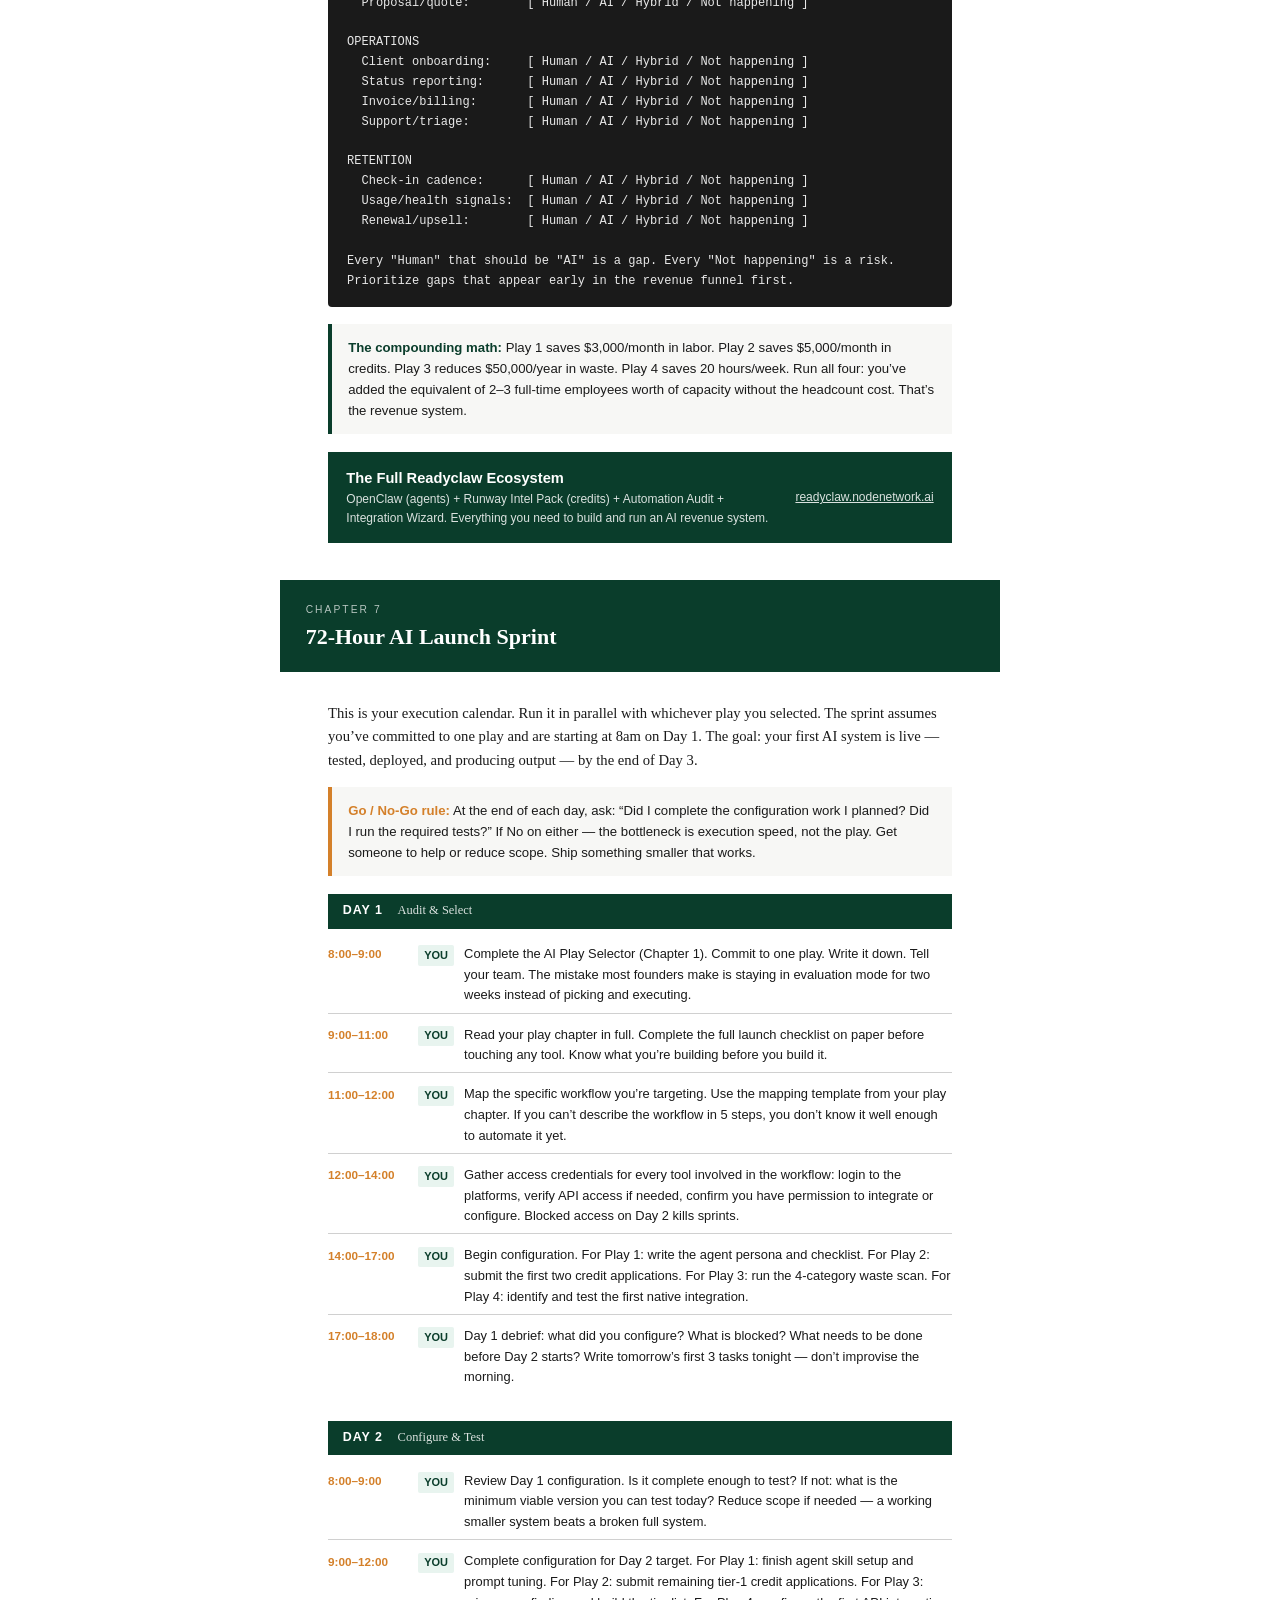
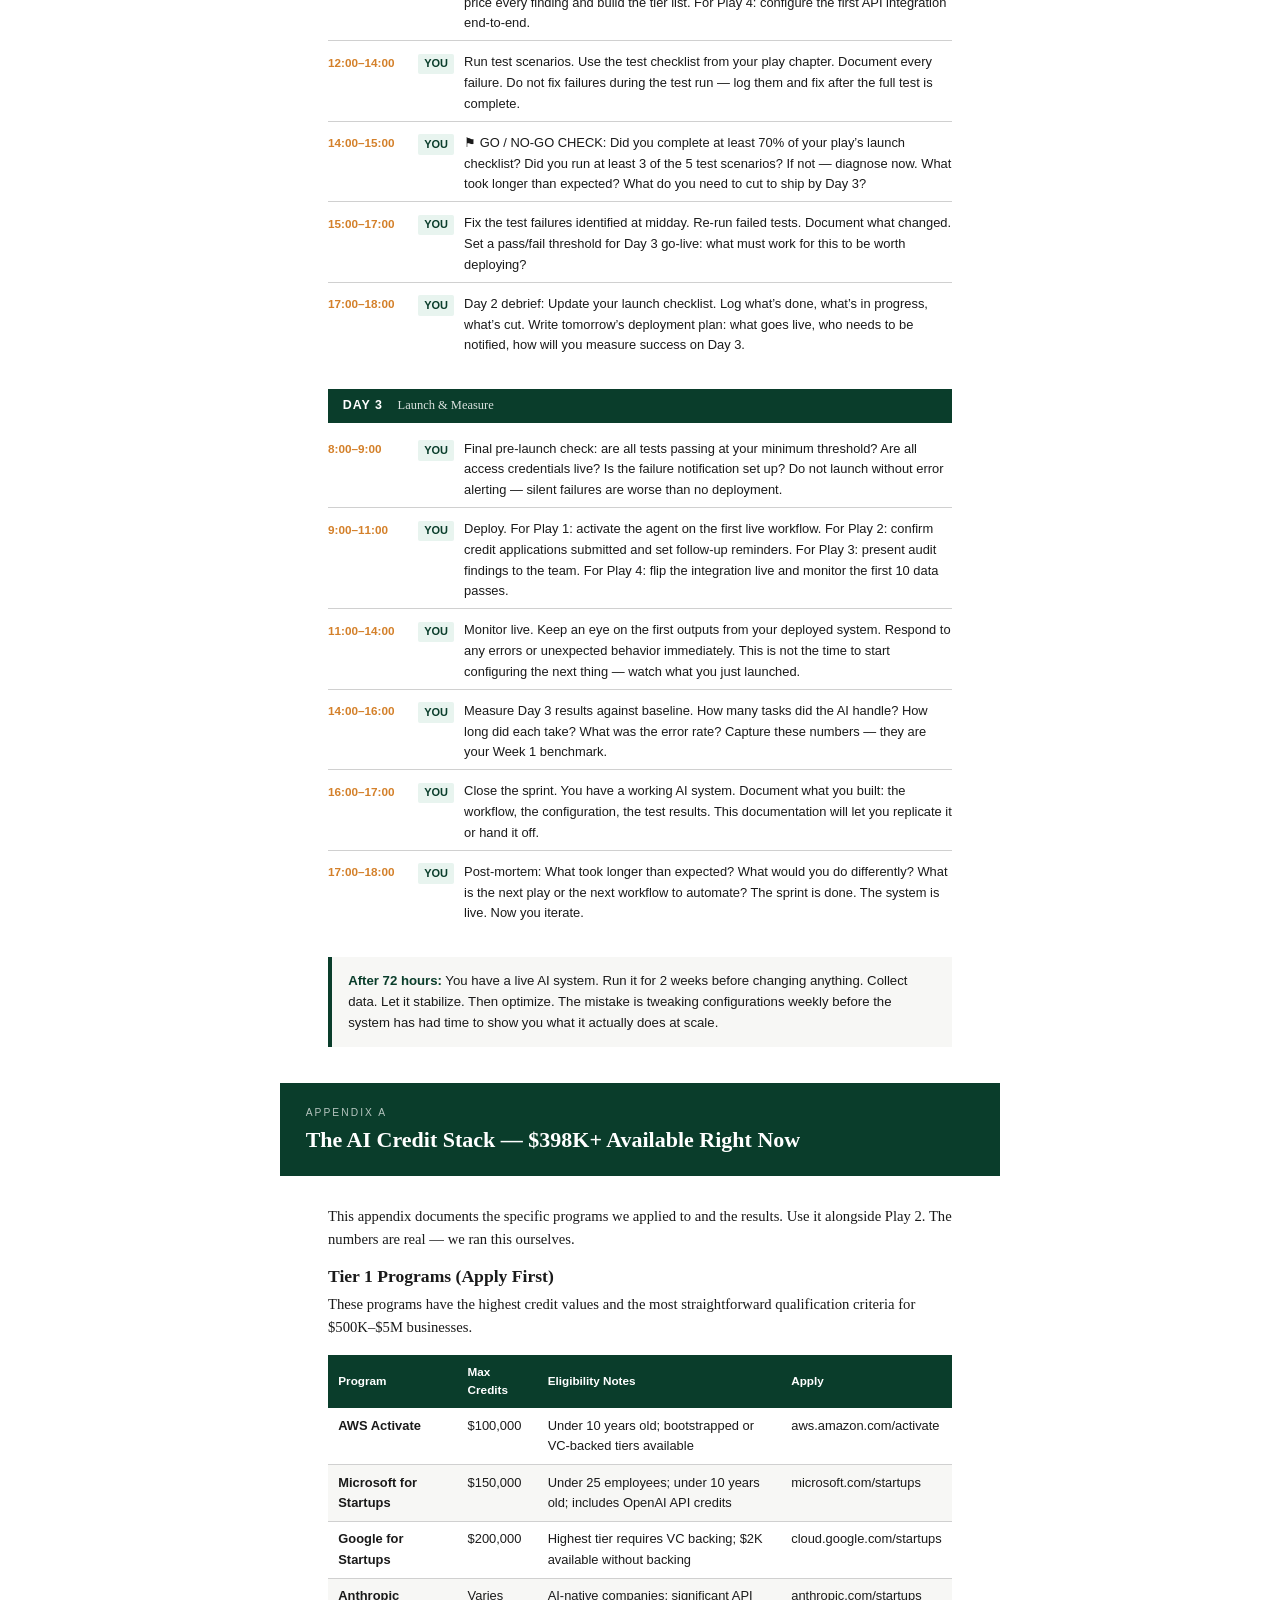
<file: playbook/emergency-cashflow-playbook.html>
<!DOCTYPE html>
<html lang="en">
<head>
<meta charset="UTF-8" />
<meta name="viewport" content="width=device-width, initial-scale=1.0" />
<title>The AI Revenue Playbook</title>
<style>
  *, *::before, *::after { box-sizing: border-box; margin: 0; padding: 0; }
  html { font-size: 11pt; }
  body {
    font-family: 'Georgia', 'Times New Roman', serif;
    color: #1a1a1a;
    background: #fff;
    line-height: 1.6;
    max-width: 720px;
    margin: 0 auto;
    padding: 40px 48px;
  }
  h1 { font-size: 2.4rem; font-weight: 900; line-height: 1.15; letter-spacing: -0.02em; }
  h2 { font-size: 1.6rem; font-weight: 800; line-height: 1.25; margin-bottom: 0.5rem; }
  h3 { font-size: 1.2rem; font-weight: 700; line-height: 1.3; margin-bottom: 0.35rem; }
  h4 { font-size: 1rem; font-weight: 700; margin-bottom: 0.25rem; }
  p  { margin-bottom: 0.9rem; }
  ul, ol { padding-left: 1.4rem; margin-bottom: 0.9rem; }
  li { margin-bottom: 0.3rem; }
  strong { font-weight: 700; }
  em { font-style: italic; }
  :root {
    --ink: #1a1a1a;
    --brand: #0a3d2b;
    --brand-light: #e8f4ef;
    --accent: #d4802a;
    --muted: #6b6b6b;
    --rule: #d0d0d0;
    --bg-soft: #f7f7f5;
  }
  .cover {
    min-height: 100vh;
    display: flex;
    flex-direction: column;
    justify-content: center;
    padding: 80px 0 60px;
    page-break-after: always;
  }
  .cover-eyebrow {
    font-size: 0.75rem;
    letter-spacing: 0.18em;
    text-transform: uppercase;
    color: var(--accent);
    font-family: 'Arial', sans-serif;
    font-weight: 700;
    margin-bottom: 1.2rem;
  }
  .cover h1 { font-size: 3rem; margin-bottom: 0.6rem; color: var(--brand); }
  .cover-sub { font-size: 1.1rem; color: var(--muted); max-width: 520px; margin-bottom: 2rem; }
  .cover-meta { display: flex; gap: 2.5rem; margin-top: 2.5rem; border-top: 2px solid var(--brand); padding-top: 1.4rem; }
  .cover-stat strong { display: block; font-size: 1.9rem; font-weight: 900; color: var(--brand); }
  .cover-stat span { font-size: 0.8rem; color: var(--muted); font-family: 'Arial', sans-serif; letter-spacing: 0.06em; text-transform: uppercase; }
  .cover-guarantee { margin-top: 2.5rem; padding: 1rem 1.25rem; background: var(--brand-light); border-left: 4px solid var(--brand); font-size: 0.9rem; font-family: 'Arial', sans-serif; }
  .page-break { page-break-before: always; }
  .section { margin-bottom: 2.5rem; }
  .section-label { font-family: 'Arial', sans-serif; font-size: 0.68rem; letter-spacing: 0.18em; text-transform: uppercase; color: var(--accent); font-weight: 700; margin-bottom: 0.4rem; }
  hr { border: none; border-top: 1px solid var(--rule); margin: 2rem 0; }
  .chapter-header { background: var(--brand); color: #fff; padding: 1.5rem 1.75rem; margin: 0 -48px 2rem -48px; }
  .chapter-header .chapter-num { font-family: 'Arial', sans-serif; font-size: 0.7rem; letter-spacing: 0.2em; text-transform: uppercase; opacity: 0.7; margin-bottom: 0.3rem; }
  .chapter-header h2 { color: #fff; font-size: 1.5rem; margin-bottom: 0; }
  .callout { background: var(--bg-soft); border-left: 4px solid var(--brand); padding: 0.9rem 1.1rem; margin: 1rem 0 1.2rem; font-family: 'Arial', sans-serif; font-size: 0.9rem; }
  .callout.accent { border-left-color: var(--accent); }
  .callout strong { color: var(--brand); }
  .callout.accent strong { color: var(--accent); }
  .diagnostic-table { width: 100%; border-collapse: collapse; margin: 1rem 0 1.5rem; font-family: 'Arial', sans-serif; font-size: 0.88rem; }
  .diagnostic-table th { background: var(--brand); color: #fff; padding: 0.55rem 0.7rem; text-align: left; font-weight: 700; font-size: 0.8rem; }
  .diagnostic-table td { padding: 0.5rem 0.7rem; border-bottom: 1px solid var(--rule); vertical-align: top; }
  .diagnostic-table tr:nth-child(even) td { background: var(--bg-soft); }
  .play-card { border: 1.5px solid var(--rule); border-top: 4px solid var(--brand); padding: 1.4rem 1.5rem; margin-bottom: 2rem; background: #fff; page-break-inside: avoid; }
  .play-card .play-number { font-family: 'Arial', sans-serif; font-size: 0.68rem; letter-spacing: 0.15em; text-transform: uppercase; color: var(--accent); font-weight: 700; margin-bottom: 0.3rem; }
  .play-card h3 { color: var(--brand); font-size: 1.25rem; margin-bottom: 0.2rem; }
  .play-card .play-tagline { font-family: 'Arial', sans-serif; font-size: 0.85rem; color: var(--muted); margin-bottom: 1rem; }
  .play-section-label { font-family: 'Arial', sans-serif; font-size: 0.7rem; letter-spacing: 0.15em; text-transform: uppercase; color: var(--muted); font-weight: 700; margin: 1rem 0 0.3rem; }
  .checklist { list-style: none; padding-left: 0; margin-bottom: 0.9rem; }
  .checklist li { padding: 0.3rem 0 0.3rem 1.8rem; position: relative; border-bottom: 1px solid var(--rule); font-family: 'Arial', sans-serif; font-size: 0.88rem; }
  .checklist li:last-child { border-bottom: none; }
  .checklist li::before { content: '\2610'; position: absolute; left: 0; color: var(--brand); font-size: 1rem; top: 0.25rem; }
  .script-box { background: #1a1a1a; color: #e8e8e8; padding: 1.1rem 1.3rem; font-family: 'Courier New', monospace; font-size: 0.82rem; line-height: 1.65; margin: 0.6rem 0 1.1rem; border-radius: 4px; white-space: pre-wrap; word-break: break-word; page-break-inside: avoid; }
  .script-box .script-label { font-family: 'Arial', sans-serif; font-size: 0.65rem; letter-spacing: 0.2em; text-transform: uppercase; color: var(--accent); font-weight: 700; margin-bottom: 0.5rem; display: block; }
  .day-block { margin-bottom: 1.8rem; page-break-inside: avoid; }
  .day-header { background: var(--brand); color: #fff; padding: 0.5rem 1rem; display: flex; align-items: baseline; gap: 1rem; margin-bottom: 0.6rem; }
  .day-header .day-label { font-family: 'Arial', sans-serif; font-size: 0.85rem; font-weight: 900; letter-spacing: 0.08em; text-transform: uppercase; }
  .day-header .day-theme { font-size: 0.85rem; opacity: 0.85; }
  .day-tasks { list-style: none; padding: 0; }
  .day-tasks li { display: flex; gap: 0.7rem; padding: 0.45rem 0; border-bottom: 1px solid var(--rule); font-family: 'Arial', sans-serif; font-size: 0.88rem; align-items: flex-start; }
  .day-tasks li:last-child { border-bottom: none; }
  .task-time { color: var(--accent); font-weight: 700; min-width: 80px; font-size: 0.8rem; padding-top: 0.1rem; }
  .task-owner { color: var(--brand); font-weight: 700; font-size: 0.75rem; background: var(--brand-light); padding: 0.1rem 0.4rem; border-radius: 2px; white-space: nowrap; align-self: flex-start; margin-top: 0.1rem; }
  .task-desc { flex: 1; }
  .tool-cta { background: var(--brand); color: #fff; padding: 1rem 1.25rem; margin: 1.2rem 0; font-family: 'Arial', sans-serif; font-size: 0.9rem; display: flex; align-items: center; justify-content: space-between; gap: 1rem; }
  .tool-cta .tool-name { font-weight: 900; font-size: 1rem; }
  .tool-cta .tool-url { font-size: 0.82rem; opacity: 0.85; text-decoration: underline; color: #fff; }
  .tool-cta .tool-desc { font-size: 0.82rem; opacity: 0.85; flex: 1; }
  @media print {
    body { padding: 30px 40px; font-size: 10.5pt; }
    .chapter-header { margin: 0 -40px 2rem -40px; }
    a { color: inherit; text-decoration: none; }
    .script-box, .chapter-header, .day-header, .diagnostic-table th, .cover-guarantee, .callout, .tool-cta { -webkit-print-color-adjust: exact; print-color-adjust: exact; }
    .play-card, .day-block, .script-box { page-break-inside: avoid; }
  }
  @page { size: letter; margin: 0.75in 0.85in; }
</style>
</head>
<body>

<!-- COVER -->
<div class="cover">
  <div class="cover-eyebrow">Readyclaw &middot; Confidential &middot; $47 Digital Edition</div>
  <h1>The AI<br>Revenue<br>Playbook</h1>
  <p class="cover-sub">5 AI revenue plays, real implementation guides, and a 72-hour launch sprint &mdash; built for $500K&ndash;$5M businesses ready to make money with AI right now.</p>
  <div class="cover-meta">
    <div class="cover-stat"><strong>5</strong><span>AI Plays</span></div>
    <div class="cover-stat"><strong>$398K+</strong><span>Credits Available</span></div>
    <div class="cover-stat"><strong>$50K+</strong><span>Typical Waste Found</span></div>
    <div class="cover-stat"><strong>$0</strong><span>New Overhead</span></div>
  </div>
  <div class="cover-guarantee">
    <strong>Guarantee:</strong> If you don&rsquo;t identify at least three concrete AI revenue opportunities using this playbook, request a full refund &mdash; no questions asked.
  </div>
</div>

<!-- INTRO -->
<div class="page-break"></div>
<div class="section">
  <div class="chapter-header">
    <div class="chapter-num">Introduction</div>
    <h2>How to Use This Playbook</h2>
  </div>
  <p>This is not a strategy document about AI. It&rsquo;s a revenue execution toolkit. Every play is designed to be read once and acted on immediately &mdash; with specific tools, real numbers, and direct links to get moving today.</p>
  <p><strong>This playbook works if you have at least one of these:</strong></p>
  <ul>
    <li>A team doing repetitive, manual work (support, ops, reporting, outreach)</li>
    <li>SaaS or cloud spend of $500+/month (you&rsquo;re likely overpaying or eligible for free credits)</li>
    <li>Disconnected tools that don&rsquo;t talk to each other</li>
    <li>Revenue processes that rely on humans for things AI can handle today</li>
  </ul>
  <p><strong>This playbook will not help if:</strong></p>
  <ul>
    <li>You have no existing business, team, or workflow</li>
    <li>You&rsquo;re looking for a business model, not AI implementation</li>
    <li>You can&rsquo;t act fast &mdash; these plays require 2&ndash;4 hours of focused execution to get started</li>
  </ul>
  <div class="callout">
    <strong>The three-step process:</strong><br>
    <strong>Step 1 &rarr;</strong> Complete the AI Play Selector (Chapter 1) to identify your highest-leverage play.<br>
    <strong>Step 2 &rarr;</strong> Read only that play&rsquo;s chapter (Chapters 2&ndash;6). Execute the launch checklist.<br>
    <strong>Step 3 &rarr;</strong> Run the 72-hour launch sprint (Chapter 7) in parallel from Day 1.
  </div>
  <h3>A note on urgency</h3>
  <p>The AI advantage window is real and it is closing. Every month you delay deploying AI is another month your competitors reduce their cost base, automate their outreach, and integrate tools you&rsquo;re still running manually. The plays in this book work. The only question is whether you start this week or next quarter.</p>
  <hr>
  <h3>What each chapter contains</h3>
  <ul>
    <li><strong>Chapter 1 &mdash; AI Play Selector:</strong> A diagnostic to identify which AI play fits your current situation</li>
    <li><strong>Chapters 2&ndash;6 &mdash; The 5 Plays:</strong> Full execution guide for each play, with implementation steps and tool CTAs</li>
    <li><strong>Chapter 7 &mdash; 72-Hour Launch Sprint:</strong> Day-by-day action map to get your first AI system live</li>
    <li><strong>Appendix A &mdash; AI Credit Stack:</strong> How to access $398K+ in free AI and SaaS credits right now</li>
  </ul>
  <p><strong>Each play in this book links to one of our tools.</strong> That&rsquo;s intentional. We built these tools because we ran these plays ourselves. You can use the playbook without the tools &mdash; but the tools make execution 10x faster.</p>
</div>

<!-- CHAPTER 1 - SELECTOR -->
<div class="page-break"></div>
<div class="section">
  <div class="chapter-header">
    <div class="chapter-num">Chapter 1</div>
    <h2>AI Play Selector &mdash; Find Your Highest-Leverage Play</h2>
  </div>
  <p>Don&rsquo;t try to run all five plays at once. The selector below identifies the single play most likely to generate measurable revenue or cost reduction in the next 30 days, based on what you <em>already have</em> right now.</p>
  <p><strong>Instructions:</strong> Scan each row. Check every &ldquo;Yes&rdquo; that applies. The play with the most Yes answers is your primary play. If two tie, pick the one with the lowest friction.</p>
  <table class="diagnostic-table">
    <thead>
      <tr>
        <th>What do you have right now?</th>
        <th>Play 1<br>Agent Launch</th>
        <th>Play 2<br>Credit Stack</th>
        <th>Play 3<br>Ops Audit</th>
        <th>Play 4<br>Stack Integrate</th>
        <th>Play 5<br>Revenue System</th>
      </tr>
    </thead>
    <tbody>
      <tr>
        <td>A team doing repetitive manual tasks (support, data entry, reporting, outreach)</td>
        <td style="text-align:center;font-weight:700;color:#0a3d2b">&#10003;</td>
        <td></td>
        <td style="text-align:center;font-weight:700;color:#0a3d2b">&#10003;</td>
        <td></td>
        <td style="text-align:center;font-weight:700;color:#0a3d2b">&#10003;</td>
      </tr>
      <tr>
        <td>SaaS or cloud spend of $500+/month</td>
        <td></td>
        <td style="text-align:center;font-weight:700;color:#0a3d2b">&#10003;</td>
        <td style="text-align:center;font-weight:700;color:#0a3d2b">&#10003;</td>
        <td></td>
        <td></td>
      </tr>
      <tr>
        <td>Active AWS, Google Cloud, or Azure account</td>
        <td></td>
        <td style="text-align:center;font-weight:700;color:#0a3d2b">&#10003;</td>
        <td></td>
        <td></td>
        <td></td>
      </tr>
      <tr>
        <td>Tools that don&rsquo;t integrate with each other (CRM, email, ops, billing)</td>
        <td></td>
        <td></td>
        <td style="text-align:center;font-weight:700;color:#0a3d2b">&#10003;</td>
        <td style="text-align:center;font-weight:700;color:#0a3d2b">&#10003;</td>
        <td style="text-align:center;font-weight:700;color:#0a3d2b">&#10003;</td>
      </tr>
      <tr>
        <td>Revenue processes that rely on humans for things AI can handle (follow-ups, scheduling, triage)</td>
        <td style="text-align:center;font-weight:700;color:#0a3d2b">&#10003;</td>
        <td></td>
        <td style="text-align:center;font-weight:700;color:#0a3d2b">&#10003;</td>
        <td style="text-align:center;font-weight:700;color:#0a3d2b">&#10003;</td>
        <td style="text-align:center;font-weight:700;color:#0a3d2b">&#10003;</td>
      </tr>
      <tr>
        <td>A startup or growth-stage company (under 5 years old)</td>
        <td></td>
        <td style="text-align:center;font-weight:700;color:#0a3d2b">&#10003;</td>
        <td></td>
        <td></td>
        <td></td>
      </tr>
      <tr>
        <td>Multiple AI tools or point solutions that aren&rsquo;t connected</td>
        <td></td>
        <td></td>
        <td></td>
        <td style="text-align:center;font-weight:700;color:#0a3d2b">&#10003;</td>
        <td style="text-align:center;font-weight:700;color:#0a3d2b">&#10003;</td>
      </tr>
      <tr>
        <td>Clear workflow bottlenecks in fulfillment, sales, or support</td>
        <td style="text-align:center;font-weight:700;color:#0a3d2b">&#10003;</td>
        <td></td>
        <td style="text-align:center;font-weight:700;color:#0a3d2b">&#10003;</td>
        <td style="text-align:center;font-weight:700;color:#0a3d2b">&#10003;</td>
        <td style="text-align:center;font-weight:700;color:#0a3d2b">&#10003;</td>
      </tr>
      <tr>
        <td>Ability to test and deploy a new system in under 2 weeks</td>
        <td style="text-align:center;font-weight:700;color:#0a3d2b">&#10003;</td>
        <td style="text-align:center;font-weight:700;color:#0a3d2b">&#10003;</td>
        <td style="text-align:center;font-weight:700;color:#0a3d2b">&#10003;</td>
        <td style="text-align:center;font-weight:700;color:#0a3d2b">&#10003;</td>
        <td style="text-align:center;font-weight:700;color:#0a3d2b">&#10003;</td>
      </tr>
    </tbody>
  </table>
  <div class="callout accent">
    <strong>Minimum viable assets per play:</strong><br>
    Play 1 (Agent Launch) &mdash; need at least 1 repetitive team workflow you can describe in 3 sentences<br>
    Play 2 (Credit Stack) &mdash; need at least $500/mo in SaaS spend or an active cloud account<br>
    Play 3 (Ops Audit) &mdash; need at least 1 client or internal workflow you can map end-to-end<br>
    Play 4 (Stack Integrate) &mdash; need at least 2 tools that share data but don&rsquo;t connect<br>
    Play 5 (Revenue System) &mdash; need at least 2 plays above already working or ready to launch
  </div>
  <h3>My selected play: ____________________________________</h3>
  <p>Write it here and go directly to that chapter. Come back to the 72-hour launch sprint in Chapter 7 to schedule execution.</p>
</div>

<!-- CHAPTER 2 - AGENT LAUNCH -->
<div class="page-break"></div>
<div class="section">
  <div class="chapter-header">
    <div class="chapter-num">Chapter 2 &middot; Play 1</div>
    <h2>Deploy AI Agents to Handle Work</h2>
  </div>
  <div class="play-card">
    <div class="play-number">Play 1 of 5</div>
    <h3>Deploy AI Agents to Handle Work</h3>
    <p class="play-tagline">Replace repetitive human tasks with AI agents configured for your specific workflows. Target: 10&ndash;40 hours/week recovered per agent deployed, equivalent to $2,000&ndash;$8,000/month in labor cost.</p>
    <div class="play-section-label">Best for</div>
    <ul>
      <li>Founders whose team spends significant time on manual, repetitive tasks</li>
      <li>Agencies or operators with repeatable client deliverables (reports, outreach, triage)</li>
      <li>Anyone paying for human work that follows a predictable pattern</li>
    </ul>
    <div class="play-section-label">The mechanics</div>
    <p>An AI agent is not a chatbot. It&rsquo;s a configured system with a persona, a set of skills, and a defined task scope. The key is identifying a <em>specific, bounded workflow</em> &mdash; not deploying AI broadly and hoping something sticks.</p>
    <p><strong>What agents can handle today:</strong></p>
    <ul>
      <li>Inbound lead triage and qualification (route to human only when ready)</li>
      <li>Client onboarding data collection and document prep</li>
      <li>Weekly reporting and status updates from your tools</li>
      <li>Outreach follow-up sequences (email, Slack, CRM)</li>
      <li>Support ticket triage, FAQ resolution, and escalation routing</li>
    </ul>
    <div class="play-section-label">Launch checklist</div>
    <ul class="checklist">
      <li>Identify 1&ndash;3 workflows your team does that follow a consistent pattern (write it out in 5 steps)</li>
      <li>Measure the current time cost: how many hours/week, at what hourly equivalent?</li>
      <li>Define the agent&rsquo;s scope: what it handles, what triggers escalation to a human</li>
      <li>Configure the agent with the right persona, tools, and task checklist</li>
      <li>Run 3&ndash;5 test scenarios before going live &mdash; edge cases are where agents break</li>
      <li>Set a measurement baseline: response time, error rate, tasks completed per week</li>
      <li>Review agent output weekly for the first month; refine the configuration</li>
    </ul>
  </div>
  <h3>Implementation Guide</h3>
  <div class="play-section-label">Step 1 &mdash; Map the workflow</div>
  <div class="script-box"><span class="script-label">WORKFLOW MAPPING TEMPLATE</span>Workflow name: [e.g., "Inbound lead qualification"]

Trigger: [What starts the workflow? e.g., "New form fill from website"]

Steps (in order):
1. [First thing that happens]
2. [Second thing]
3. [Third thing — if/else branches here?]
4. [What output is produced?]
5. [Who receives the output?]

Time cost: [X] hours/week at [Y] hourly rate = $[Z]/week
Frequency: [Daily / Weekly / Per customer / etc.]

Human judgment required: [Yes/No — if yes, where in the workflow?]
Error consequences if agent gets it wrong: [Low / Medium / High]</div>
  <div class="play-section-label">Step 2 &mdash; Define the agent configuration</div>
  <p>Every agent needs three things before it can work: a <strong>persona</strong> (who it is, what it knows), a <strong>skill set</strong> (what tools and actions it has access to), and a <strong>checklist</strong> (the specific steps it follows for each task).</p>
  <ul>
    <li><strong>Persona:</strong> Give the agent a role title and context. "You are a lead qualification specialist for [Company]. Your job is to assess inbound leads and route them appropriately."</li>
    <li><strong>Skills:</strong> What tools can it read from / write to? CRM? Email? Slack? Define these explicitly.</li>
    <li><strong>Checklist:</strong> The step-by-step procedure it follows. If the workflow map in Step 1 is good, the checklist writes itself.</li>
  </ul>
  <div class="play-section-label">Step 3 &mdash; Test before launch</div>
  <div class="script-box"><span class="script-label">TEST SCENARIO CHECKLIST</span>Before deploying any agent, run these 5 tests:

Test 1: Normal case — does it handle the standard workflow correctly?
Test 2: Edge case A — what happens with incomplete input?
Test 3: Edge case B — what happens with ambiguous input?
Test 4: Escalation trigger — does it correctly route to a human when needed?
Test 5: Output format — is the output usable by whoever receives it?

Pass rate required before go-live: 5/5 on escalation, 4/5 on normal/edge cases.</div>
  <div class="callout">
    <strong>The compound effect:</strong> One agent handling lead triage saves 15 hours/week. That&rsquo;s 60 hours/month your team reclaims for higher-leverage work. At a $50/hour equivalent, that&rsquo;s $3,000/month in recovered capacity &mdash; from one configuration.
  </div>
  <div class="tool-cta">
    <div>
      <div class="tool-name">OpenClaw &mdash; AI Agent Launcher</div>
      <div class="tool-desc">Pre-configured AI agents with personas, skills, and checklists. One-click deploy, no terminal required.</div>
    </div>
    <a class="tool-url" href="https://readyclaw.nodenetwork.ai">readyclaw.nodenetwork.ai</a>
  </div>
</div>

<!-- CHAPTER 3 - CREDIT STACK -->
<div class="page-break"></div>
<div class="section">
  <div class="chapter-header">
    <div class="chapter-num">Chapter 3 &middot; Play 2</div>
    <h2>Stack AI Credits &amp; Cut Your Burn</h2>
  </div>
  <div class="play-card">
    <div class="play-number">Play 2 of 5</div>
    <h3>Stack AI Credits &amp; Cut Your Burn</h3>
    <p class="play-tagline">Access $398K+ in available AI and SaaS credits most founders leave on the table. Target: $10,000&ndash;$100,000+ in credit value depending on your profile and cloud spend.</p>
    <div class="play-section-label">Best for</div>
    <ul>
      <li>Startups and growth-stage businesses under 5 years old</li>
      <li>Anyone paying for AWS, Google Cloud, or Azure without startup credits applied</li>
      <li>Founders spending $500+/month on SaaS who have never applied to vendor programs</li>
    </ul>
    <div class="play-section-label">The mechanics</div>
    <p>Every major AI and cloud platform runs a startup credit program. Most founders never apply. The ones who do apply get access to the same infrastructure &mdash; at zero cost for 12&ndash;24 months. We matched 47 of 53 programs for our own business. The average realistic value was $398K.</p>
    <p><strong>The top-tier programs (apply to all of these):</strong></p>
    <ul>
      <li><strong>AWS Activate:</strong> Up to $100,000 in AWS credits. Application takes 20 minutes. Approval is 48&ndash;72 hours.</li>
      <li><strong>Google for Startups:</strong> Up to $200,000 in Google Cloud credits. Requires VC backing or incubator membership for highest tier; $2K available without.</li>
      <li><strong>Microsoft for Startups:</strong> Up to $150,000 in Azure credits plus OpenAI access. Available to companies with fewer than 25 employees and under 10 years old.</li>
      <li><strong>Anthropic &amp; OpenAI startup programs:</strong> Significant API credits for AI-native companies. Often paired with advisory access.</li>
      <li><strong>Stripe Atlas / HubSpot for Startups:</strong> SaaS credits that offset your operational costs directly.</li>
    </ul>
    <div class="play-section-label">Launch checklist</div>
    <ul class="checklist">
      <li>Pull your last 3 months of cloud and SaaS invoices &mdash; this is your baseline</li>
      <li>Identify which cloud platforms you&rsquo;re paying for without credits applied</li>
      <li>Create accounts at AWS, Google Cloud, and Azure if you don&rsquo;t have them &mdash; qualifying requires an account</li>
      <li>Apply to AWS Activate first (fastest approval, highest near-term value for most companies)</li>
      <li>Apply to Microsoft for Startups within the same week</li>
      <li>Apply to Google for Startups &mdash; find your highest eligibility tier before applying</li>
      <li>Log every application: platform / applied / status / value / expiry</li>
      <li>Set calendar reminders 60 days before credit expiry &mdash; unused credits cannot be extended</li>
    </ul>
  </div>
  <h3>Application Guide</h3>
  <div class="play-section-label">How to maximize your approval rate</div>
  <div class="script-box"><span class="script-label">CREDIT APPLICATION FRAMEWORK</span>For every program, answer these questions before applying:

1. Am I within the eligibility window?
   (Most programs: under 5 years old, under $X revenue, not yet Series B)

2. Do I have an accelerator or VC connection?
   (Even a Y Combinator application or SBIR grant unlocks higher tiers)

3. What is my intended use case?
   (Be specific: "training ML models for document classification"
   beats "building an AI startup." Vague applications get rejected or downgraded.)

4. Do I have a domain-based email?
   (Personal Gmail addresses reduce approval rates significantly)

5. What is my monthly burn on their platform?
   (If $0: explain the roadmap. If $500+: use the invoice as evidence.)</div>
  <div class="play-section-label">Credit stacking order (recommended)</div>
  <ol>
    <li><strong>Week 1:</strong> Apply to AWS Activate and Microsoft for Startups simultaneously</li>
    <li><strong>Week 2:</strong> Apply to Google for Startups. Apply to Anthropic and OpenAI programs.</li>
    <li><strong>Week 3:</strong> Apply to SaaS programs (HubSpot, Stripe, Notion, Intercom, etc.)</li>
    <li><strong>Week 4:</strong> Follow up on pending applications. Begin migrating spend to credited platforms.</li>
  </ol>
  <div class="callout accent">
    <strong>The arbitrage play:</strong> Once you have credits, run your AI workloads on the credited platform and redirect the saved cash to revenue-generating spend. $50K in AWS credits frees $50K to reinvest in sales, product, or people.
  </div>
  <div class="tool-cta">
    <div>
      <div class="tool-name">Runway Intel Pack &mdash; Programs Matcher</div>
      <div class="tool-desc">We matched 47 of 53 programs for our own business. $398K realistic value. Get your matched list instantly.</div>
    </div>
    <a class="tool-url" href="https://readyclaw.nodenetwork.ai/runway">readyclaw.nodenetwork.ai/runway</a>
  </div>
</div>

<!-- CHAPTER 4 - OPS AUDIT -->
<div class="page-break"></div>
<div class="section">
  <div class="chapter-header">
    <div class="chapter-num">Chapter 4 &middot; Play 3</div>
    <h2>Audit Your Operations for $50K+ in Waste</h2>
  </div>
  <div class="play-card">
    <div class="play-number">Play 3 of 5</div>
    <h3>Audit Your Operations for $50K+ in Waste</h3>
    <p class="play-tagline">Find and eliminate the manual process waste most $500K&ndash;$5M businesses carry without knowing it. Target: $50,000+ in annual cost identified per audit. Immediate reduction visible within 30 days.</p>
    <div class="play-section-label">Best for</div>
    <ul>
      <li>Founders who feel like the business is working hard but not getting faster</li>
      <li>Companies with 5&ndash;50 employees and growing operational complexity</li>
      <li>Anyone whose team keeps saying &ldquo;we need more people&rdquo; before processes have been optimized</li>
    </ul>
    <div class="play-section-label">The mechanics</div>
    <p>Every $500K&ndash;$5M business carries operational drag. It shows up as: tasks that require a human to forward an email, reports assembled manually from tools that could talk directly, approval chains that delay work by 24&ndash;72 hours. None of this feels like waste because it&rsquo;s &ldquo;just how it works.&rdquo; An AI-powered audit maps it and prices the drag.</p>
    <p><strong>Where the waste hides:</strong></p>
    <ul>
      <li><strong>Data handoffs:</strong> Anything that gets copy-pasted between tools (CRM &rarr; spreadsheet &rarr; report)</li>
      <li><strong>Approval delays:</strong> Decisions that wait in someone&rsquo;s inbox instead of being automated</li>
      <li><strong>Status update overhead:</strong> Time spent answering &ldquo;where is this?&rdquo; instead of doing the work</li>
      <li><strong>Duplicate data entry:</strong> The same information entered into two or more systems</li>
      <li><strong>Manual scheduling:</strong> Calendar coordination done by humans instead of automated booking tools</li>
    </ul>
    <div class="play-section-label">Launch checklist</div>
    <ul class="checklist">
      <li>List every recurring task your team does weekly &mdash; everything, including internal meetings</li>
      <li>For each task: how long does it take, how often, could AI or automation handle it?</li>
      <li>Identify the top 5 tasks by time-cost (hours/week &times; hourly rate)</li>
      <li>Map the data flow: where does information enter your business and where does it go?</li>
      <li>Find every manual handoff point &mdash; these are your automation opportunities</li>
      <li>Calculate the annual cost of each manual process (time &times; hourly rate &times; 52 weeks)</li>
      <li>Prioritize by: (1) highest cost, (2) easiest to automate, (3) lowest risk if AI gets it slightly wrong</li>
    </ul>
  </div>
  <h3>Audit Framework</h3>
  <div class="play-section-label">The 4-category scan</div>
  <div class="script-box"><span class="script-label">OPERATIONAL WASTE SCAN</span>Category 1: COMMUNICATION OVERHEAD
- How many hours/week does your team spend on internal status updates?
- How many meetings could be replaced by a shared dashboard?
- How many emails are "just checking in" on work that has no tracking system?

Category 2: DATA MOVEMENT
- How many times does the same data get re-entered into different tools?
- What reports are assembled manually from tools that have APIs?
- What would break if one person went on vacation for 2 weeks?

Category 3: APPROVAL & DECISION DELAYS
- What decisions require a senior person's sign-off that could be pre-approved by rule?
- How long does the average approval take? What's the delay cost in revenue or speed?
- Which approvals could be automated with a clear decision tree?

Category 4: CUSTOMER-FACING FRICTION
- How long does it take a new client to get onboarded from signed contract to active?
- How many steps in your sales or fulfillment process require a human to move forward?
- What do clients ask repeatedly that should be answered automatically?</div>
  <div class="play-section-label">What to do with the audit findings</div>
  <ol>
    <li><strong>Tier 1 &mdash; Automate immediately:</strong> Tasks with $5,000+/year cost and clear automation path</li>
    <li><strong>Tier 2 &mdash; Automate in 30 days:</strong> Tasks with $1,000&ndash;$5,000/year cost and moderate complexity</li>
    <li><strong>Tier 3 &mdash; Eliminate:</strong> Tasks you do because you always have, not because they create value</li>
    <li><strong>Tier 4 &mdash; Delegate to AI agent:</strong> Tasks with high frequency but low judgment requirement (see Play 1)</li>
  </ol>
  <div class="callout">
    <strong>The math on one finding:</strong> A 3-person ops team spending 30 minutes per day on manual reporting = 7.5 hours/week at $40/hour = $15,600/year. One integration (Play 4) eliminates it permanently. The ROI on a $500 audit that finds this is 31x in year one.
  </div>
  <div class="tool-cta">
    <div>
      <div class="tool-name">Cash Flow Automation Audit &mdash; $500</div>
      <div class="tool-desc">We run the full audit for you. Prioritized findings, implementation scope, and ROI estimates. Delivered in 3&ndash;5 business days.</div>
    </div>
    <a class="tool-url" href="https://cashflow.so/automation-audit">cashflow.so/automation-audit</a>
  </div>
</div>

<!-- CHAPTER 5 - STACK INTEGRATION -->
<div class="page-break"></div>
<div class="section">
  <div class="chapter-header">
    <div class="chapter-num">Chapter 5 &middot; Play 4</div>
    <h2>Connect AI to Your Existing Stack</h2>
  </div>
  <div class="play-card">
    <div class="play-number">Play 4 of 5</div>
    <h3>Connect AI to Your Existing Stack</h3>
    <p class="play-tagline">Bridge your disconnected tools with AI-powered integrations. Stop copying data between systems and start letting your stack work as one coordinated machine. Target: 10&ndash;30 hours/week of manual data movement eliminated.</p>
    <div class="play-section-label">Best for</div>
    <ul>
      <li>Founders running 5+ SaaS tools that don&rsquo;t natively talk to each other</li>
      <li>Teams where CRM, email, project management, and billing are all in separate systems</li>
      <li>Anyone who has tried Zapier but hit limitations on complex, multi-step workflows</li>
    </ul>
    <div class="play-section-label">The mechanics</div>
    <p>Modern businesses run on 15&ndash;30 SaaS tools on average. Those tools were not designed to work together. The result: humans become the connective tissue &mdash; manually moving data, translating formats, and triggering actions that should happen automatically. AI integration fixes this at the workflow level, not just the data level.</p>
    <p><strong>The integration hierarchy (prioritize in this order):</strong></p>
    <ul>
      <li><strong>Level 1 &mdash; Native integrations:</strong> If Tool A and Tool B have a built-in connection, use it first. Zero cost, zero maintenance.</li>
      <li><strong>Level 2 &mdash; API integrations:</strong> When native isn&rsquo;t available. Requires a developer or Integration Wizard configuration. One-time setup, perpetual value.</li>
      <li><strong>Level 3 &mdash; AI middleware:</strong> When data needs transformation or judgment before it moves. An AI layer reads, interprets, and routes between systems.</li>
      <li><strong>Level 4 &mdash; Agent-driven workflows:</strong> Full AI orchestration. An agent monitors inputs, triggers actions, and handles exceptions. (See Play 1.)</li>
    </ul>
    <div class="play-section-label">Launch checklist</div>
    <ul class="checklist">
      <li>List every tool your business runs (SaaS, cloud, internal apps) &mdash; even the legacy ones</li>
      <li>Draw a data flow map: what information needs to move from where to where, and how often?</li>
      <li>Identify the 3 most painful data handoffs (where humans are the connective tissue)</li>
      <li>Check for native integrations first on all 3 &mdash; most founders don&rsquo;t know these exist</li>
      <li>For gaps: determine if Level 2 (API) or Level 3 (AI middleware) is the right solution</li>
      <li>Configure and test the first integration before moving to the second</li>
      <li>Measure before and after: hours saved per week, error rate reduction</li>
    </ul>
  </div>
  <h3>Integration Patterns That Work</h3>
  <div class="play-section-label">High-impact integration patterns</div>
  <div class="script-box"><span class="script-label">INTEGRATION PATTERN LIBRARY</span>Pattern 1: CRM → Project Management
When a deal closes in your CRM, automatically create a project in your PM tool
with the client name, contract value, and start date pre-filled.
Tools: Salesforce/HubSpot → Asana/Linear/Notion
Value: Eliminates 15–30 minutes of manual handoff per client.

Pattern 2: Form Fill → CRM → Email Sequence
When a form is submitted, create a CRM contact, score the lead,
and trigger a personalized email sequence — no human in the loop.
Tools: Typeform/Webflow → HubSpot/Close → Mailchimp/ActiveCampaign
Value: Sub-5-minute lead response time, 24/7, zero labor cost.

Pattern 3: Billing → Reporting → Slack
When an invoice is paid, update your revenue dashboard and post
a real-time notification to your finance Slack channel.
Tools: Stripe → Notion/Google Sheets → Slack
Value: Real-time revenue visibility without manual reporting.

Pattern 4: Support Ticket → Knowledge Base → Resolution
When a ticket arrives, check the knowledge base for a matching answer.
If confidence is high, auto-respond. If low, route to human with context.
Tools: Intercom/Zendesk → Notion/Confluence → AI layer
Value: 40–70% of support tickets resolved without human intervention.</div>
  <div class="play-section-label">Common integration mistakes</div>
  <ul>
    <li><strong>Integrating before cleaning data:</strong> Bad data in, bad data out. Deduplicate and standardize your CRM before connecting it to anything.</li>
    <li><strong>Over-automating too fast:</strong> Test every integration manually for one week before turning off human oversight.</li>
    <li><strong>No error alerting:</strong> Every integration needs a failure notification. Silent failures are the worst kind.</li>
    <li><strong>Integrating what should be eliminated:</strong> Some workflows shouldn&rsquo;t be automated &mdash; they should be killed. Run Play 3 first if you&rsquo;re not sure.</li>
  </ul>
  <div class="callout accent">
    <strong>The velocity multiplier:</strong> A team with a fully integrated stack moves 2&ndash;3x faster than one without. Not because they work harder &mdash; because they stop doing the same thing twice. Integration is the highest-leverage operational investment most businesses haven&rsquo;t made yet.
  </div>
  <div class="tool-cta">
    <div>
      <div class="tool-name">Integration Wizard &mdash; from $79</div>
      <div class="tool-desc">Install guides, persona templates, and configuration checklists to connect your tools and automate your workflows. One-time download, no subscription.</div>
    </div>
    <a class="tool-url" href="https://integrationwizard.nodenetwork.ai">integrationwizard.nodenetwork.ai</a>
  </div>
</div>

<!-- CHAPTER 6 - REVENUE SYSTEM -->
<div class="page-break"></div>
<div class="section">
  <div class="chapter-header">
    <div class="chapter-num">Chapter 6 &middot; Play 5</div>
    <h2>Build an AI-Powered Revenue System</h2>
  </div>
  <div class="play-card">
    <div class="play-number">Play 5 of 5</div>
    <h3>Build an AI-Powered Revenue System</h3>
    <p class="play-tagline">Chain Plays 1&ndash;4 into a self-reinforcing revenue system where AI handles the pipeline, operations, and customer experience end-to-end. This is the compounding play. Target: measurable revenue increase within 90 days of full deployment.</p>
    <div class="play-section-label">Best for</div>
    <ul>
      <li>Founders who have already implemented at least one of Plays 1&ndash;4</li>
      <li>Businesses at $500K&ndash;$5M revenue with ambition to scale without proportional headcount growth</li>
      <li>Operators who want to compete at a level that previously required 3&times; their current team size</li>
    </ul>
    <div class="play-section-label">The mechanics</div>
    <p>Individual AI plays give you efficiency gains. An AI revenue <em>system</em> gives you compounding leverage. When your agent handles inbound (Play 1), your tools are integrated (Play 4), your operations are lean (Play 3), and your infrastructure is funded by credits (Play 2), the entire business runs faster &mdash; at lower cost &mdash; with better data.</p>
    <p><strong>The four-layer AI revenue architecture:</strong></p>
    <ul>
      <li><strong>Layer 1 &mdash; Acquisition:</strong> AI handles lead capture, qualification, and initial outreach. Humans focus only on relationships and closing.</li>
      <li><strong>Layer 2 &mdash; Operations:</strong> AI handles status updates, reporting, onboarding steps, and data movement. Humans focus on decisions and exceptions.</li>
      <li><strong>Layer 3 &mdash; Retention:</strong> AI handles check-ins, usage monitoring, and renewal signals. Humans focus on relationships with accounts that need attention.</li>
      <li><strong>Layer 4 &mdash; Intelligence:</strong> All layers feed data into a single revenue dashboard. You can see where leads stall, where clients churn, and where waste is highest &mdash; in real time.</li>
    </ul>
    <div class="play-section-label">Launch checklist</div>
    <ul class="checklist">
      <li>Confirm which of Plays 1&ndash;4 are already live and working in your business</li>
      <li>Map the gaps: where does AI hand off to a human? Is that handoff necessary?</li>
      <li>Identify the single highest-leverage automation not yet implemented</li>
      <li>Design the intelligence layer: what metrics does the business need to see daily/weekly?</li>
      <li>Build a revenue dashboard that pulls from your integrated stack (no manual updates)</li>
      <li>Run a 30-day baseline: track revenue, cost per acquisition, and team time allocation</li>
      <li>At day 30: identify the next bottleneck and assign it to the next play iteration</li>
    </ul>
  </div>
  <h3>System Design Guide</h3>
  <div class="play-section-label">Mapping your current AI coverage</div>
  <div class="script-box"><span class="script-label">REVENUE SYSTEM COVERAGE MAP</span>For each stage of your revenue process, mark: Human / AI / Hybrid / Not happening

ACQUISITION
  Lead capture:          [ Human / AI / Hybrid / Not happening ]
  Lead qualification:    [ Human / AI / Hybrid / Not happening ]
  Initial outreach:      [ Human / AI / Hybrid / Not happening ]
  Follow-up sequences:   [ Human / AI / Hybrid / Not happening ]
  Proposal/quote:        [ Human / AI / Hybrid / Not happening ]

OPERATIONS
  Client onboarding:     [ Human / AI / Hybrid / Not happening ]
  Status reporting:      [ Human / AI / Hybrid / Not happening ]
  Invoice/billing:       [ Human / AI / Hybrid / Not happening ]
  Support/triage:        [ Human / AI / Hybrid / Not happening ]

RETENTION
  Check-in cadence:      [ Human / AI / Hybrid / Not happening ]
  Usage/health signals:  [ Human / AI / Hybrid / Not happening ]
  Renewal/upsell:        [ Human / AI / Hybrid / Not happening ]

Every "Human" that should be "AI" is a gap. Every "Not happening" is a risk.
Prioritize gaps that appear early in the revenue funnel first.</div>
  <div class="callout">
    <strong>The compounding math:</strong> Play 1 saves $3,000/month in labor. Play 2 saves $5,000/month in credits. Play 3 reduces $50,000/year in waste. Play 4 saves 20 hours/week. Run all four: you&rsquo;ve added the equivalent of 2&ndash;3 full-time employees worth of capacity without the headcount cost. That&rsquo;s the revenue system.
  </div>
  <div class="tool-cta">
    <div>
      <div class="tool-name">The Full Readyclaw Ecosystem</div>
      <div class="tool-desc">OpenClaw (agents) + Runway Intel Pack (credits) + Automation Audit + Integration Wizard. Everything you need to build and run an AI revenue system.</div>
    </div>
    <a class="tool-url" href="https://readyclaw.nodenetwork.ai">readyclaw.nodenetwork.ai</a>
  </div>
</div>

<!-- CHAPTER 7 - 72-HOUR LAUNCH SPRINT -->
<div class="page-break"></div>
<div class="section">
  <div class="chapter-header">
    <div class="chapter-num">Chapter 7</div>
    <h2>72-Hour AI Launch Sprint</h2>
  </div>
  <p>This is your execution calendar. Run it in parallel with whichever play you selected. The sprint assumes you&rsquo;ve committed to one play and are starting at 8am on Day 1. The goal: your first AI system is live &mdash; tested, deployed, and producing output &mdash; by the end of Day 3.</p>
  <div class="callout accent">
    <strong>Go / No-Go rule:</strong> At the end of each day, ask: &ldquo;Did I complete the configuration work I planned? Did I run the required tests?&rdquo; If No on either &mdash; the bottleneck is execution speed, not the play. Get someone to help or reduce scope. Ship something smaller that works.
  </div>
  <div class="day-block">
    <div class="day-header">
      <span class="day-label">Day 1</span>
      <span class="day-theme">Audit &amp; Select</span>
    </div>
    <ul class="day-tasks">
      <li>
        <span class="task-time">8:00&ndash;9:00</span>
        <span class="task-owner">YOU</span>
        <span class="task-desc">Complete the AI Play Selector (Chapter 1). Commit to one play. Write it down. Tell your team. The mistake most founders make is staying in evaluation mode for two weeks instead of picking and executing.</span>
      </li>
      <li>
        <span class="task-time">9:00&ndash;11:00</span>
        <span class="task-owner">YOU</span>
        <span class="task-desc">Read your play chapter in full. Complete the full launch checklist on paper before touching any tool. Know what you&rsquo;re building before you build it.</span>
      </li>
      <li>
        <span class="task-time">11:00&ndash;12:00</span>
        <span class="task-owner">YOU</span>
        <span class="task-desc">Map the specific workflow you&rsquo;re targeting. Use the mapping template from your play chapter. If you can&rsquo;t describe the workflow in 5 steps, you don&rsquo;t know it well enough to automate it yet.</span>
      </li>
      <li>
        <span class="task-time">12:00&ndash;14:00</span>
        <span class="task-owner">YOU</span>
        <span class="task-desc">Gather access credentials for every tool involved in the workflow: login to the platforms, verify API access if needed, confirm you have permission to integrate or configure. Blocked access on Day 2 kills sprints.</span>
      </li>
      <li>
        <span class="task-time">14:00&ndash;17:00</span>
        <span class="task-owner">YOU</span>
        <span class="task-desc">Begin configuration. For Play 1: write the agent persona and checklist. For Play 2: submit the first two credit applications. For Play 3: run the 4-category waste scan. For Play 4: identify and test the first native integration.</span>
      </li>
      <li>
        <span class="task-time">17:00&ndash;18:00</span>
        <span class="task-owner">YOU</span>
        <span class="task-desc">Day 1 debrief: what did you configure? What is blocked? What needs to be done before Day 2 starts? Write tomorrow&rsquo;s first 3 tasks tonight &mdash; don&rsquo;t improvise the morning.</span>
      </li>
    </ul>
  </div>
  <div class="day-block">
    <div class="day-header">
      <span class="day-label">Day 2</span>
      <span class="day-theme">Configure &amp; Test</span>
    </div>
    <ul class="day-tasks">
      <li>
        <span class="task-time">8:00&ndash;9:00</span>
        <span class="task-owner">YOU</span>
        <span class="task-desc">Review Day 1 configuration. Is it complete enough to test? If not: what is the minimum viable version you can test today? Reduce scope if needed &mdash; a working smaller system beats a broken full system.</span>
      </li>
      <li>
        <span class="task-time">9:00&ndash;12:00</span>
        <span class="task-owner">YOU</span>
        <span class="task-desc">Complete configuration for Day 2 target. For Play 1: finish agent skill setup and prompt tuning. For Play 2: submit remaining tier-1 credit applications. For Play 3: price every finding and build the tier list. For Play 4: configure the first API integration end-to-end.</span>
      </li>
      <li>
        <span class="task-time">12:00&ndash;14:00</span>
        <span class="task-owner">YOU</span>
        <span class="task-desc">Run test scenarios. Use the test checklist from your play chapter. Document every failure. Do not fix failures during the test run &mdash; log them and fix after the full test is complete.</span>
      </li>
      <li>
        <span class="task-time">14:00&ndash;15:00</span>
        <span class="task-owner">YOU</span>
        <span class="task-desc">&#9873; GO / NO-GO CHECK: Did you complete at least 70% of your play&rsquo;s launch checklist? Did you run at least 3 of the 5 test scenarios? If not &mdash; diagnose now. What took longer than expected? What do you need to cut to ship by Day 3?</span>
      </li>
      <li>
        <span class="task-time">15:00&ndash;17:00</span>
        <span class="task-owner">YOU</span>
        <span class="task-desc">Fix the test failures identified at midday. Re-run failed tests. Document what changed. Set a pass/fail threshold for Day 3 go-live: what must work for this to be worth deploying?</span>
      </li>
      <li>
        <span class="task-time">17:00&ndash;18:00</span>
        <span class="task-owner">YOU</span>
        <span class="task-desc">Day 2 debrief: Update your launch checklist. Log what&rsquo;s done, what&rsquo;s in progress, what&rsquo;s cut. Write tomorrow&rsquo;s deployment plan: what goes live, who needs to be notified, how will you measure success on Day 3.</span>
      </li>
    </ul>
  </div>
  <div class="day-block">
    <div class="day-header">
      <span class="day-label">Day 3</span>
      <span class="day-theme">Launch &amp; Measure</span>
    </div>
    <ul class="day-tasks">
      <li>
        <span class="task-time">8:00&ndash;9:00</span>
        <span class="task-owner">YOU</span>
        <span class="task-desc">Final pre-launch check: are all tests passing at your minimum threshold? Are all access credentials live? Is the failure notification set up? Do not launch without error alerting &mdash; silent failures are worse than no deployment.</span>
      </li>
      <li>
        <span class="task-time">9:00&ndash;11:00</span>
        <span class="task-owner">YOU</span>
        <span class="task-desc">Deploy. For Play 1: activate the agent on the first live workflow. For Play 2: confirm credit applications submitted and set follow-up reminders. For Play 3: present audit findings to the team. For Play 4: flip the integration live and monitor the first 10 data passes.</span>
      </li>
      <li>
        <span class="task-time">11:00&ndash;14:00</span>
        <span class="task-owner">YOU</span>
        <span class="task-desc">Monitor live. Keep an eye on the first outputs from your deployed system. Respond to any errors or unexpected behavior immediately. This is not the time to start configuring the next thing &mdash; watch what you just launched.</span>
      </li>
      <li>
        <span class="task-time">14:00&ndash;16:00</span>
        <span class="task-owner">YOU</span>
        <span class="task-desc">Measure Day 3 results against baseline. How many tasks did the AI handle? How long did each take? What was the error rate? Capture these numbers &mdash; they are your Week 1 benchmark.</span>
      </li>
      <li>
        <span class="task-time">16:00&ndash;17:00</span>
        <span class="task-owner">YOU</span>
        <span class="task-desc">Close the sprint. You have a working AI system. Document what you built: the workflow, the configuration, the test results. This documentation will let you replicate it or hand it off.</span>
      </li>
      <li>
        <span class="task-time">17:00&ndash;18:00</span>
        <span class="task-owner">YOU</span>
        <span class="task-desc">Post-mortem: What took longer than expected? What would you do differently? What is the next play or the next workflow to automate? The sprint is done. The system is live. Now you iterate.</span>
      </li>
    </ul>
  </div>
  <div class="callout">
    <strong>After 72 hours:</strong> You have a live AI system. Run it for 2 weeks before changing anything. Collect data. Let it stabilize. Then optimize. The mistake is tweaking configurations weekly before the system has had time to show you what it actually does at scale.
  </div>
</div>

<!-- APPENDIX A - AI CREDIT STACK -->
<div class="page-break"></div>
<div class="section">
  <div class="chapter-header">
    <div class="chapter-num">Appendix A</div>
    <h2>The AI Credit Stack &mdash; $398K+ Available Right Now</h2>
  </div>
  <p>This appendix documents the specific programs we applied to and the results. Use it alongside Play 2. The numbers are real &mdash; we ran this ourselves.</p>

  <h3>Tier 1 Programs (Apply First)</h3>
  <p>These programs have the highest credit values and the most straightforward qualification criteria for $500K&ndash;$5M businesses.</p>
  <table class="diagnostic-table">
    <thead>
      <tr>
        <th>Program</th>
        <th>Max Credits</th>
        <th>Eligibility Notes</th>
        <th>Apply</th>
      </tr>
    </thead>
    <tbody>
      <tr>
        <td><strong>AWS Activate</strong></td>
        <td>$100,000</td>
        <td>Under 10 years old; bootstrapped or VC-backed tiers available</td>
        <td>aws.amazon.com/activate</td>
      </tr>
      <tr>
        <td><strong>Microsoft for Startups</strong></td>
        <td>$150,000</td>
        <td>Under 25 employees; under 10 years old; includes OpenAI API credits</td>
        <td>microsoft.com/startups</td>
      </tr>
      <tr>
        <td><strong>Google for Startups</strong></td>
        <td>$200,000</td>
        <td>Highest tier requires VC backing; $2K available without backing</td>
        <td>cloud.google.com/startups</td>
      </tr>
      <tr>
        <td><strong>Anthropic Startup Program</strong></td>
        <td>Varies</td>
        <td>AI-native companies; significant API credits for Claude usage</td>
        <td>anthropic.com/startups</td>
      </tr>
      <tr>
        <td><strong>OpenAI Startup Fund</strong></td>
        <td>Varies</td>
        <td>Apply via partners; credits plus advisory access</td>
        <td>openai.com/startups</td>
      </tr>
    </tbody>
  </table>

  <h3>Tier 2 Programs (Apply Week 2&ndash;3)</h3>
  <p>Smaller credit values but fast approval and high acceptance rates. Stack these on top of Tier 1.</p>
  <ul>
    <li><strong>HubSpot for Startups</strong> &mdash; 90% discount on HubSpot plans for qualifying startups</li>
    <li><strong>Stripe Atlas / Stripe Startup Deals</strong> &mdash; up to $20,000 in Stripe fee credits plus partner SaaS deals</li>
    <li><strong>Notion for Startups</strong> &mdash; 6 months free Plus plan; extends to teams</li>
    <li><strong>Intercom for Startups</strong> &mdash; 12 months free (up to $65K value) for early-stage companies</li>
    <li><strong>Vercel / Netlify startup programs</strong> &mdash; significant hosting credit, useful if you run web products</li>
    <li><strong>NVIDIA Inception</strong> &mdash; GPU compute credits and software licenses for AI-intensive workloads</li>
    <li><strong>SBIR / STTR grants</strong> &mdash; federal grants of $50K&ndash;$2M for technology companies (non-dilutive)</li>
  </ul>
  <div class="callout accent">
    <strong>Application sequencing matters:</strong> Apply to Tier 1 programs before Tier 2. Some Tier 2 programs use your Tier 1 status as a qualification signal. Being an accepted AWS Activate or Microsoft for Startups company makes other applications easier.
  </div>

  <hr>
  <h3>Tracking Your Applications</h3>
  <div class="play-section-label">Application tracker template</div>
  <div class="script-box"><span class="script-label">CREDIT APPLICATION LOG</span>Program        | Applied | Status   | Credits     | Expiry    | Notes
----------------|---------|----------|-------------|-----------|------------------
AWS Activate    |         | Pending  | $___,___    |           |
Microsoft       |         | Pending  | $___,___    |           |
Google Cloud    |         | Pending  | $___,___    |           |
Anthropic       |         | Pending  | $___,___    |           |
OpenAI          |         | Pending  | $___,___    |           |
HubSpot         |         | Pending  | $___,___    |           |
Stripe Deals    |         | Pending  | $___,___    |           |
Other:______    |         | Pending  | $___,___    |           |
                |         |          |             |           |
TOTAL APPROVED: $___,___    TOTAL PENDING: $___,___</div>
  <div class="callout">
    <strong>The 30-day rule:</strong> Set calendar reminders 60 days before any credit expires. Unused credits disappear. The biggest waste in the credit stack game is letting $50K in approved AWS credits expire because nobody was tracking the clock.
  </div>
</div>

<!-- FINAL PAGE -->
<div class="page-break"></div>
<div class="section" style="padding-top:4rem;text-align:center;">
  <div style="color:#0a3d2b;font-size:2.5rem;font-weight:900;margin-bottom:1rem;">You have everything you need.</div>
  <p style="color:#6b6b6b;font-size:1.1rem;max-width:480px;margin:0 auto 2rem;">The plays are ready. The tools are ready. The 72-hour sprint is mapped.<br>The only variable left is whether you start today.</p>
  <div style="border-top:2px solid #0a3d2b;padding-top:1.5rem;display:inline-block;text-align:left;min-width:360px;">
    <p style="font-family:'Arial',sans-serif;font-size:0.8rem;color:#6b6b6b;margin-bottom:0.3rem;">SELECTED PLAY</p>
    <p style="font-size:1.1rem;font-weight:700;color:#1a1a1a;margin-bottom:1.5rem;">____________________________________</p>
    <p style="font-family:'Arial',sans-serif;font-size:0.8rem;color:#6b6b6b;margin-bottom:0.3rem;">DAY 1 START DATE</p>
    <p style="font-size:1.1rem;font-weight:700;color:#1a1a1a;margin-bottom:1.5rem;">____________________________________</p>
    <p style="font-family:'Arial',sans-serif;font-size:0.8rem;color:#6b6b6b;margin-bottom:0.3rem;">REVENUE / COST TARGET (30-DAY)</p>
    <p style="font-size:1.1rem;font-weight:700;color:#1a1a1a;">$___________________________________</p>
  </div>
  <div style="margin-top:2.5rem;display:flex;justify-content:center;gap:2rem;flex-wrap:wrap;font-family:'Arial',sans-serif;font-size:0.82rem;">
    <div><strong style="color:#0a3d2b;">OpenClaw</strong><br><span style="color:#6b6b6b;">readyclaw.nodenetwork.ai</span></div>
    <div><strong style="color:#0a3d2b;">Runway Intel Pack</strong><br><span style="color:#6b6b6b;">readyclaw.nodenetwork.ai/runway</span></div>
    <div><strong style="color:#0a3d2b;">Automation Audit</strong><br><span style="color:#6b6b6b;">cashflow.so/automation-audit</span></div>
    <div><strong style="color:#0a3d2b;">Integration Wizard</strong><br><span style="color:#6b6b6b;">integrationwizard.nodenetwork.ai</span></div>
  </div>
  <div style="margin-top:3rem;font-family:'Arial',sans-serif;font-size:0.75rem;color:#9b9b9b;">
    The AI Revenue Playbook &mdash; Readyclaw &middot; Digital Edition &middot; $47 One-Time
  </div>
</div>

</body>
</html>
</file>
<file: styles.css>
:root {
  --bg: #eef4f8;
  --surface: #ffffff;
  --surface-soft: #f6fafc;
  --ink: #07111f;
  --muted: #526173;
  --line: rgba(7, 17, 31, 0.12);
  --teal: #21c7a8;
  --teal-dark: #0c6f5b;
  --navy: #07111f;
  --shadow: 0 18px 48px rgba(7, 17, 31, 0.12);
  font-family: Inter, system-ui, -apple-system, BlinkMacSystemFont, "Segoe UI", sans-serif;
}

* { box-sizing: border-box; }
html { scroll-behavior: smooth; }
body { margin: 0; color: var(--ink); background: var(--bg); line-height: 1.6; }
a { color: inherit; }
section { padding: 4.5rem clamp(1.5rem, 5vw, 6rem); }

.hero {
  display: grid;
  grid-template-columns: minmax(0, 1.2fr) minmax(290px, 0.8fr);
  gap: 2rem;
  padding: 5rem clamp(1.5rem, 5vw, 6rem);
  background: radial-gradient(circle at top right, #22d3ee 0%, #14b8a6 35%, #07111f 100%);
  color: #fff;
}

.badge, .eyebrow, .panel-label, .bundle-topline {
  text-transform: uppercase;
  letter-spacing: 0.12em;
  font-size: 0.75rem;
}

.hero h1, .section-heading h2 {
  line-height: 1.08;
  margin: 0 0 1rem;
}

.hero h1 {
  font-size: clamp(2.4rem, 5vw, 4.3rem);
  max-width: 11ch;
}

.lead, .section-heading p { font-size: 1.05rem; }
.lead { color: rgba(255,255,255,0.9); }
.section-heading p, .card p, .step-card p, .bundle-card p, .micro-copy { color: var(--muted); }

.price-strip {
  display: flex;
  flex-wrap: wrap;
  gap: 1rem;
  margin: 1.5rem 0 2rem;
}

.price-strip > div {
  min-width: 160px;
  padding: 1rem 1.1rem;
  border-radius: 1rem;
  border: 1px solid rgba(255,255,255,0.18);
  background: rgba(255,255,255,0.08);
}

.price { display: block; font-size: 1.7rem; font-weight: 800; }
.price-note { display: block; font-size: 0.9rem; opacity: 0.85; }

.cta-group, .action-stack {
  display: flex;
  flex-wrap: wrap;
  gap: 1rem;
}

.cta-group { margin-bottom: 1.5rem; }

.btn {
  display: inline-flex;
  align-items: center;
  justify-content: center;
  gap: 0.5rem;
  border: none;
  border-radius: 999px;
  padding: 0.9rem 1.4rem;
  font-weight: 700;
  cursor: pointer;
  text-decoration: none;
  transition: transform 0.18s ease, opacity 0.18s ease, background 0.18s ease;
}
.btn:hover { transform: translateY(-1px); }
.btn-primary { background: #fff; color: var(--teal-dark); }
.btn-secondary { background: transparent; color: #fff; border: 1px solid rgba(255,255,255,0.32); }
.btn-outline { background: transparent; color: var(--teal-dark); border: 1px solid rgba(12,111,91,0.25); }
.btn-dark { color: var(--ink); border-color: rgba(7,17,31,0.15); }
.btn-block { width: 100%; }

.hero-points, .panel-list, .feature-list { list-style: none; padding: 0; margin: 0; }
.hero-points li, .panel-list li, .feature-list li {
  position: relative;
  padding-left: 1.25rem;
  margin-bottom: 0.75rem;
}
.hero-points li::before, .panel-list li::before, .feature-list li::before {
  content: "•";
  position: absolute;
  left: 0;
  color: var(--teal);
  font-weight: 900;
}
.hero-points li::before, .panel-list li::before { color: #99f6e4; }
.feature-list--dark li::before { color: var(--teal-dark); }

.hero__panel {
  background: rgba(255,255,255,0.09);
  border: 1px solid rgba(255,255,255,0.16);
  border-radius: 1.5rem;
  padding: 1.5rem;
  backdrop-filter: blur(16px);
  box-shadow: var(--shadow);
}
.signal-card, .card, .step-card, .bundle-card, .checkout-panel, .schedule-card {
  border-radius: 1.4rem;
  background: var(--surface);
  box-shadow: var(--shadow);
}
.signal-card {
  margin-top: 1.5rem;
  padding: 1rem 1.1rem;
  background: rgba(255,255,255,0.14);
  color: #fff;
}

.stats, .proof-grid, .deliverables-grid, .bundle-grid, .faq-grid {
  display: grid;
  gap: 1.25rem;
}
.stats {
  grid-template-columns: repeat(auto-fit, minmax(180px, 1fr));
  padding: 2rem clamp(1.5rem, 5vw, 6rem);
  background: #ccfbf1;
}
.stats article {
  padding: 1.35rem;
  border-radius: 1.15rem;
  background: #fff;
  text-align: center;
}
.stats strong { display: block; font-size: 1.75rem; margin-bottom: 0.35rem; }

.proof-grid, .deliverables-grid, .bundle-grid, .faq-grid { grid-template-columns: repeat(auto-fit, minmax(220px, 1fr)); }
.card, .step-card, .bundle-card, .checkout-panel, .schedule-card { padding: 1.5rem; }
.step-card span {
  display: inline-flex;
  width: 2.1rem;
  height: 2.1rem;
  border-radius: 999px;
  align-items: center;
  justify-content: center;
  background: #d1fae5;
  color: var(--teal-dark);
  font-weight: 800;
  margin-bottom: 1rem;
}

.checkout {
  background: var(--navy);
  color: #fff;
}
.section-heading--light p { color: rgba(255,255,255,0.82); }
.checkout-grid, .schedule-card {
  display: grid;
  gap: 1.5rem;
  grid-template-columns: repeat(auto-fit, minmax(280px, 1fr));
}
.checkout-status {
  margin-bottom: 1rem;
  padding: 0.95rem 1rem;
  border-radius: 1rem;
  font-size: 0.95rem;
  line-height: 1.5;
}
.checkout-status--live {
  background: rgba(33, 199, 168, 0.14);
  border: 1px solid rgba(33, 199, 168, 0.35);
  color: var(--ink);
}
.checkout-status--fallback {
  background: rgba(255, 255, 255, 0.08);
  border: 1px solid rgba(255, 255, 255, 0.14);
  color: #fff;
}
.checkout-panel--embed iframe {
  width: 100%;
  min-height: 520px;
  border: 1px solid var(--line);
  border-radius: 1rem;
  background: #fff;
  margin-bottom: 1rem;
}
.inline-card { display: flex; align-items: center; justify-content: space-between; gap: 1rem; }

code {
  padding: 0.12rem 0.35rem;
  border-radius: 0.35rem;
  background: rgba(255,255,255,0.12);
  color: #d1fae5;
}

@media (max-width: 820px) {
  .hero { grid-template-columns: 1fr; }
  .inline-card { flex-direction: column; align-items: flex-start; }
}
</file>
<file: src/styles.css>
:root {
  --bg: #eef4f8;
  --surface: #ffffff;
  --surface-soft: #f6fafc;
  --ink: #07111f;
  --muted: #526173;
  --line: rgba(7, 17, 31, 0.12);
  --teal: #21c7a8;
  --teal-dark: #0c6f5b;
  --navy: #07111f;
  --shadow: 0 18px 48px rgba(7, 17, 31, 0.12);
  font-family: Inter, system-ui, -apple-system, BlinkMacSystemFont, "Segoe UI", sans-serif;
}

* { box-sizing: border-box; }
html { scroll-behavior: smooth; }
body { margin: 0; color: var(--ink); background: var(--bg); line-height: 1.6; }
a { color: inherit; }
section { padding: 4.5rem clamp(1.5rem, 5vw, 6rem); }

.hero {
  display: grid;
  grid-template-columns: minmax(0, 1.2fr) minmax(290px, 0.8fr);
  gap: 2rem;
  padding: 5rem clamp(1.5rem, 5vw, 6rem);
  background: radial-gradient(circle at top right, #22d3ee 0%, #14b8a6 35%, #07111f 100%);
  color: #fff;
}

.badge, .eyebrow, .panel-label, .bundle-topline {
  text-transform: uppercase;
  letter-spacing: 0.12em;
  font-size: 0.75rem;
}

.hero h1, .section-heading h2 {
  line-height: 1.08;
  margin: 0 0 1rem;
}

.hero h1 {
  font-size: clamp(2.4rem, 5vw, 4.3rem);
  max-width: 11ch;
}

.lead, .section-heading p { font-size: 1.05rem; }
.lead { color: rgba(255,255,255,0.9); }
.section-heading p, .card p, .step-card p, .bundle-card p, .micro-copy { color: var(--muted); }

.price-strip {
  display: flex;
  flex-wrap: wrap;
  gap: 1rem;
  margin: 1.5rem 0 2rem;
}

.price-strip > div {
  min-width: 160px;
  padding: 1rem 1.1rem;
  border-radius: 1rem;
  border: 1px solid rgba(255,255,255,0.18);
  background: rgba(255,255,255,0.08);
}

.price { display: block; font-size: 1.7rem; font-weight: 800; }
.price-note { display: block; font-size: 0.9rem; opacity: 0.85; }

.cta-group, .action-stack {
  display: flex;
  flex-wrap: wrap;
  gap: 1rem;
}

.cta-group { margin-bottom: 1.5rem; }

.btn {
  display: inline-flex;
  align-items: center;
  justify-content: center;
  gap: 0.5rem;
  border: none;
  border-radius: 999px;
  padding: 0.9rem 1.4rem;
  font-weight: 700;
  cursor: pointer;
  text-decoration: none;
  transition: transform 0.18s ease, opacity 0.18s ease, background 0.18s ease;
}
.btn:hover { transform: translateY(-1px); }
.btn-primary { background: #fff; color: var(--teal-dark); }
.btn-secondary { background: transparent; color: #fff; border: 1px solid rgba(255,255,255,0.32); }
.btn-outline { background: transparent; color: var(--teal-dark); border: 1px solid rgba(12,111,91,0.25); }
.btn-dark { color: var(--ink); border-color: rgba(7,17,31,0.15); }
.btn-block { width: 100%; }

.hero-points, .panel-list, .feature-list { list-style: none; padding: 0; margin: 0; }
.hero-points li, .panel-list li, .feature-list li {
  position: relative;
  padding-left: 1.25rem;
  margin-bottom: 0.75rem;
}
.hero-points li::before, .panel-list li::before, .feature-list li::before {
  content: "•";
  position: absolute;
  left: 0;
  color: var(--teal);
  font-weight: 900;
}
.hero-points li::before, .panel-list li::before { color: #99f6e4; }
.feature-list--dark li::before { color: var(--teal-dark); }

.hero__panel {
  background: rgba(255,255,255,0.09);
  border: 1px solid rgba(255,255,255,0.16);
  border-radius: 1.5rem;
  padding: 1.5rem;
  backdrop-filter: blur(16px);
  box-shadow: var(--shadow);
}
.signal-card, .card, .step-card, .bundle-card, .checkout-panel, .schedule-card {
  border-radius: 1.4rem;
  background: var(--surface);
  box-shadow: var(--shadow);
}
.signal-card {
  margin-top: 1.5rem;
  padding: 1rem 1.1rem;
  background: rgba(255,255,255,0.14);
  color: #fff;
}

.stats, .proof-grid, .deliverables-grid, .bundle-grid, .faq-grid {
  display: grid;
  gap: 1.25rem;
}
.stats {
  grid-template-columns: repeat(auto-fit, minmax(180px, 1fr));
  padding: 2rem clamp(1.5rem, 5vw, 6rem);
  background: #ccfbf1;
}
.stats article {
  padding: 1.35rem;
  border-radius: 1.15rem;
  background: #fff;
  text-align: center;
}
.stats strong { display: block; font-size: 1.75rem; margin-bottom: 0.35rem; }

.proof-grid, .deliverables-grid, .bundle-grid, .faq-grid { grid-template-columns: repeat(auto-fit, minmax(220px, 1fr)); }
.card, .step-card, .bundle-card, .checkout-panel, .schedule-card { padding: 1.5rem; }
.step-card span {
  display: inline-flex;
  width: 2.1rem;
  height: 2.1rem;
  border-radius: 999px;
  align-items: center;
  justify-content: center;
  background: #d1fae5;
  color: var(--teal-dark);
  font-weight: 800;
  margin-bottom: 1rem;
}

.checkout {
  background: var(--navy);
  color: #fff;
}
.section-heading--light p { color: rgba(255,255,255,0.82); }
.checkout-grid, .schedule-card {
  display: grid;
  gap: 1.5rem;
  grid-template-columns: repeat(auto-fit, minmax(280px, 1fr));
}
.checkout-status {
  margin-bottom: 1rem;
  padding: 0.95rem 1rem;
  border-radius: 1rem;
  font-size: 0.95rem;
  line-height: 1.5;
}
.checkout-status--live {
  background: rgba(33, 199, 168, 0.14);
  border: 1px solid rgba(33, 199, 168, 0.35);
  color: var(--ink);
}
.checkout-status--fallback {
  background: rgba(255, 255, 255, 0.08);
  border: 1px solid rgba(255, 255, 255, 0.14);
  color: #fff;
}
.checkout-panel--embed iframe {
  width: 100%;
  min-height: 520px;
  border: 1px solid var(--line);
  border-radius: 1rem;
  background: #fff;
  margin-bottom: 1rem;
}
.inline-card { display: flex; align-items: center; justify-content: space-between; gap: 1rem; }

code {
  padding: 0.12rem 0.35rem;
  border-radius: 0.35rem;
  background: rgba(255,255,255,0.12);
  color: #d1fae5;
}

.tool-link {
  display: inline-flex;
  align-items: center;
  gap: 0.25rem;
  margin-top: 0.75rem;
  font-size: 0.9rem;
  font-weight: 700;
  color: var(--teal-dark);
  text-decoration: none;
  border-bottom: 1px solid rgba(12,111,91,0.25);
  transition: color 0.15s ease, border-color 0.15s ease;
}
.tool-link:hover { color: var(--teal); border-color: var(--teal); }

@media (max-width: 820px) {
  .hero { grid-template-columns: 1fr; }
  .inline-card { flex-direction: column; align-items: flex-start; }
}
</file>
